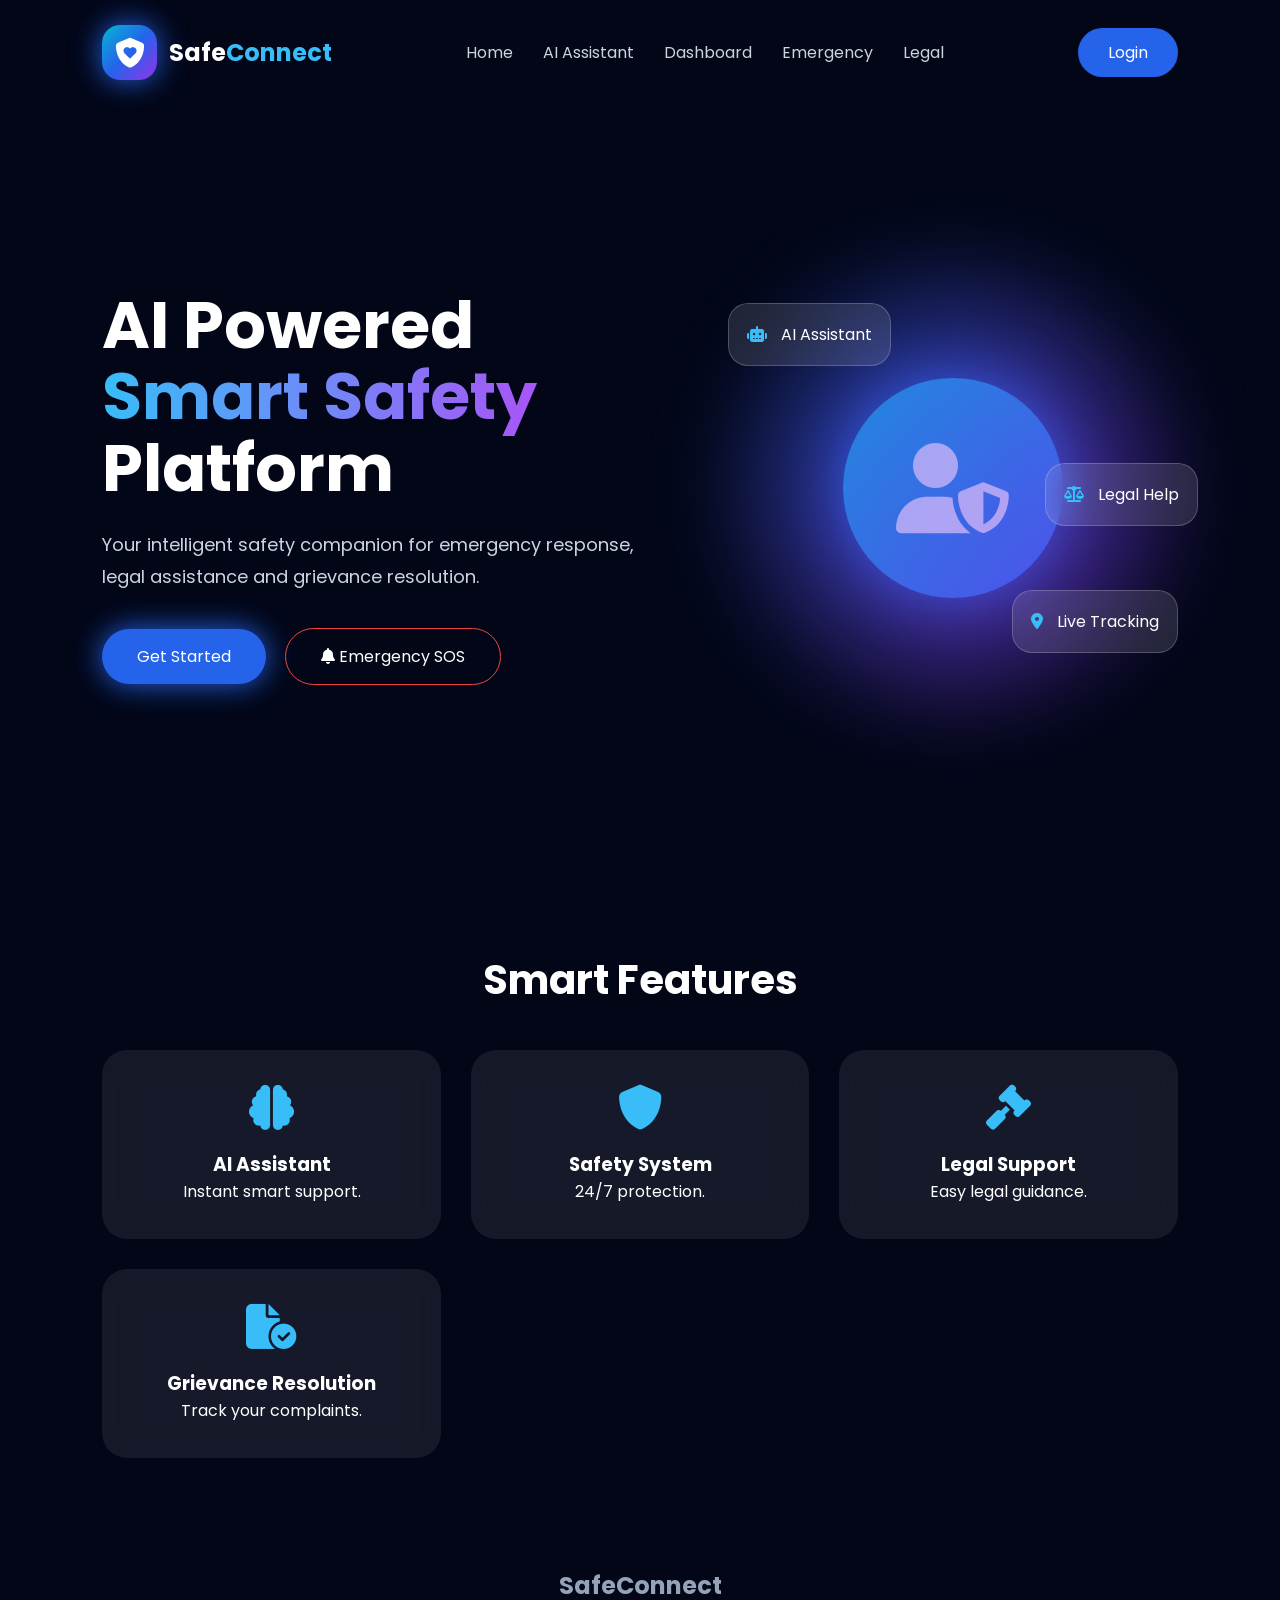
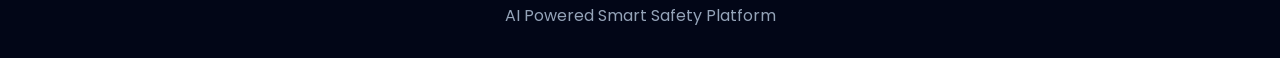
<file: index.html>
<!DOCTYPE html>
<html lang="en">

<head>

<meta charset="UTF-8">
<meta name="viewport" content="width=device-width, initial-scale=1.0">

<title>SafeConnect AI</title>

<link rel="stylesheet" href="style.css">

<link href="https://fonts.googleapis.com/css2?family=Poppins:wght@400;500;600;700&display=swap" rel="stylesheet">

<link rel="stylesheet"
href="https://cdnjs.cloudflare.com/ajax/libs/font-awesome/6.5.0/css/all.min.css">

</head>


<body>


<header>

<nav>


<div class="logo">

<div class="logo-icon">

<i class="fa-solid fa-shield-heart"></i>

</div>


<h2>
Safe<span>Connect</span>
</h2>


</div>




<ul>


<li>
<a href="index.html">
Home
</a>
</li>


<li>
<a href="ai-assistant.html">
AI Assistant
</a>
</li>


<li>
<a href="dashboard.html">
Dashboard
</a>
</li>


<li>
<a href="sos.html">
Emergency
</a>
</li>


<li>
<a href="legal.html">
Legal
</a>
</li>


</ul>



<a href="login.html" class="nav-btn">
Login
</a>



</nav>

</header>





<section class="hero">


<div class="hero-text">


<h1>

AI Powered

<span>
Smart Safety
</span>

Platform

</h1>



<p>

Your intelligent safety companion for emergency response,
legal assistance and grievance resolution.

</p>




<div class="buttons">


<a href="register.html" class="primary">

Get Started

</a>



<a href="sos.html" class="danger">

<i class="fa-solid fa-bell"></i>

Emergency SOS

</a>



</div>



</div>





<div class="ai-box">


<div class="pulse"></div>



<div class="shield">


<i class="fa-solid fa-user-shield"></i>


</div>




<div class="floating one">

<i class="fa-solid fa-robot"></i>

AI Assistant

</div>




<div class="floating two">

<i class="fa-solid fa-location-dot"></i>

Live Tracking

</div>




<div class="floating three">

<i class="fa-solid fa-scale-balanced"></i>

Legal Help

</div>



</div>



</section>







<section class="features">


<h2>
Smart Features
</h2>



<div class="cards">



<div class="card">


<i class="fa-solid fa-brain"></i>


<h3>
AI Assistant
</h3>


<p>
Instant smart support.
</p>


</div>





<div class="card">


<i class="fa-solid fa-shield"></i>


<h3>
Safety System
</h3>


<p>
24/7 protection.
</p>


</div>





<div class="card">


<i class="fa-solid fa-gavel"></i>


<h3>
Legal Support
</h3>


<p>
Easy legal guidance.
</p>


</div>




<div class="card">


<i class="fa-solid fa-file-circle-check"></i>


<h3>
Grievance Resolution
</h3>


<p>
Track your complaints.
</p>


</div>



</div>


</section>






<footer>


<h2>
SafeConnect
</h2>


<p>
AI Powered Smart Safety Platform
</p>


</footer>



<script src="script.js"></script>


</body>

</html>
</file>
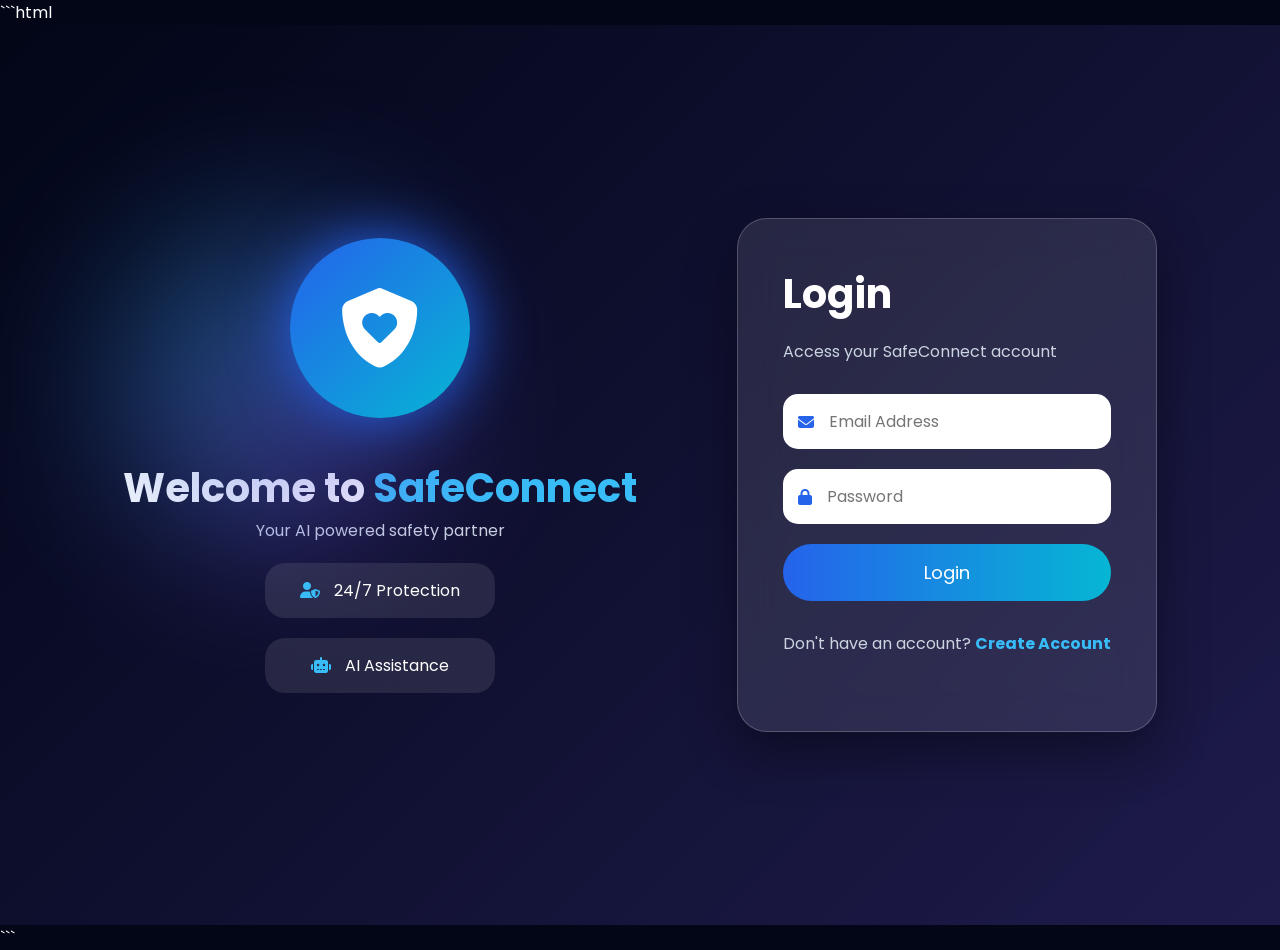
<file: admin.html>
<!DOCTYPE html>
<html lang="en">
<head>
    <meta charset="UTF-8">
    <meta name="viewport" content="width=device-width, initial-scale=1.0">
    <title>SafeConnect - Admin Dashboard</title>

    <style>
        * {
            margin: 0;
            padding: 0;
            box-sizing: border-box;
            font-family: Arial, sans-serif;
        }

        body {
            min-height: 100vh;
            background: #f4f7fb;
            color: #1f2937;
        }

        .header {
            background: #111827;
            color: white;
            padding: 18px 30px;
            display: flex;
            justify-content: space-between;
            align-items: center;
            box-shadow: 0 3px 10px rgba(0,0,0,0.15);
        }

        .header h1 {
            font-size: 24px;
        }

        .header span {
            font-size: 14px;
            opacity: 0.85;
        }

        .container {
            width: 94%;
            max-width: 1400px;
            margin: 30px auto;
        }

        .welcome {
            margin-bottom: 25px;
        }

        .welcome h2 {
            font-size: 28px;
            margin-bottom: 6px;
        }

        .welcome p {
            color: #6b7280;
        }

        .stats-grid {
            display: grid;
            grid-template-columns: repeat(auto-fit, minmax(190px, 1fr));
            gap: 18px;
            margin-bottom: 30px;
        }

        .stat-card {
            background: white;
            border-radius: 14px;
            padding: 22px;
            box-shadow: 0 4px 15px rgba(0,0,0,0.07);
            border-left: 5px solid #2563eb;
        }

        .stat-card h3 {
            font-size: 14px;
            color: #6b7280;
            margin-bottom: 10px;
        }

        .stat-card .number {
            font-size: 30px;
            font-weight: bold;
        }

        .pending {
            border-left-color: #f59e0b;
        }

        .review {
            border-left-color: #8b5cf6;
        }

        .progress {
            border-left-color: #3b82f6;
        }

        .resolved {
            border-left-color: #10b981;
        }

        .escalated {
            border-left-color: #ef4444;
        }

        .high {
            border-left-color: #dc2626;
        }

        .section {
            background: white;
            border-radius: 14px;
            padding: 24px;
            margin-bottom: 25px;
            box-shadow: 0 4px 15px rgba(0,0,0,0.07);
        }

        .section h2 {
            margin-bottom: 20px;
            font-size: 21px;
        }

        .categories {
            display: grid;
            grid-template-columns: repeat(auto-fit, minmax(180px, 1fr));
            gap: 15px;
        }

        .category-card {
            background: #f8fafc;
            padding: 18px;
            border-radius: 10px;
            border: 1px solid #e5e7eb;
        }

        .category-card strong {
            display: block;
            font-size: 16px;
            margin-bottom: 8px;
        }

        .category-card span {
            font-size: 24px;
            font-weight: bold;
        }

        .table-wrapper {
            overflow-x: auto;
        }

        table {
            width: 100%;
            border-collapse: collapse;
            min-width: 1000px;
        }

        th,
        td {
            padding: 13px 12px;
            text-align: left;
            border-bottom: 1px solid #e5e7eb;
        }

        th {
            background: #f8fafc;
            color: #374151;
            font-size: 14px;
        }

        td {
            font-size: 14px;
        }

        .description {
            max-width: 260px;
            white-space: nowrap;
            overflow: hidden;
            text-overflow: ellipsis;
        }

        .status {
            padding: 6px 10px;
            border-radius: 20px;
            font-size: 12px;
            font-weight: bold;
            display: inline-block;
        }

        .status-pending {
            background: #fef3c7;
            color: #92400e;
        }

        .status-review {
            background: #ede9fe;
            color: #5b21b6;
        }

        .status-progress {
            background: #dbeafe;
            color: #1e40af;
        }

        .status-resolved {
            background: #d1fae5;
            color: #065f46;
        }

        .status-escalated {
            background: #fee2e2;
            color: #991b1b;
        }

        .priority-high {
            color: #dc2626;
            font-weight: bold;
        }

        .priority-medium {
            color: #d97706;
            font-weight: bold;
        }

        .priority-low {
            color: #059669;
            font-weight: bold;
        }

        select {
            padding: 7px 9px;
            border: 1px solid #d1d5db;
            border-radius: 7px;
            background: white;
            cursor: pointer;
        }

        button {
            border: none;
            padding: 8px 12px;
            border-radius: 7px;
            background: #2563eb;
            color: white;
            cursor: pointer;
            margin-left: 5px;
        }

        button:hover {
            opacity: 0.9;
        }

        .logout-btn {
            background: #dc2626;
            padding: 9px 15px;
        }

        .message {
            padding: 15px;
            border-radius: 8px;
            margin-bottom: 20px;
            display: none;
        }

        .error {
            background: #fee2e2;
            color: #991b1b;
        }

        .success {
            background: #d1fae5;
            color: #065f46;
        }

        .loading {
            text-align: center;
            padding: 20px;
            color: #6b7280;
        }

        .user-role {
            padding: 5px 9px;
            border-radius: 15px;
            font-size: 12px;
            font-weight: bold;
        }

        .role-admin {
            background: #ede9fe;
            color: #5b21b6;
        }

        .role-citizen {
            background: #dbeafe;
            color: #1e40af;
        }

        /* SOS MONITORING */

        .sos-section {
            border-left: 5px solid #dc2626;
        }

        .sos-header {
            display: flex;
            justify-content: space-between;
            align-items: center;
            gap: 15px;
            margin-bottom: 20px;
        }

        .sos-header h2 {
            margin-bottom: 0;
        }

        .sos-refresh {
            background: #dc2626;
            padding: 9px 15px;
            font-weight: bold;
        }

        .sos-active {
            background: #fee2e2;
            color: #991b1b;
            padding: 6px 10px;
            border-radius: 20px;
            font-size: 12px;
            font-weight: bold;
        }

        .sos-resolved {
            background: #d1fae5;
            color: #065f46;
            padding: 6px 10px;
            border-radius: 20px;
            font-size: 12px;
            font-weight: bold;
        }

        .map-link {
            color: #2563eb;
            text-decoration: none;
            font-weight: bold;
        }

        .map-link:hover {
            text-decoration: underline;
        }

        .sos-empty {
            text-align: center;
            padding: 25px;
            color: #6b7280;
        }

        @media (max-width: 700px) {
            .header {
                padding: 15px;
            }

            .header h1 {
                font-size: 19px;
            }

            .container {
                width: 95%;
                margin: 20px auto;
            }

            .welcome h2 {
                font-size: 23px;
            }

            .section {
                padding: 17px;
            }

            .sos-header {
                flex-direction: column;
                align-items: flex-start;
            }
        }
    </style>
</head>

<body>

<header class="header">

    <div>
        <h1>🛡️ SafeConnect</h1>
        <span>Admin Control Center</span>
    </div>

    <button class="logout-btn" onclick="logout()">
        Logout
    </button>

</header>


<main class="container">

    <div class="welcome">

        <h2>Admin Dashboard</h2>

        <p>
            Monitor complaints, users, priorities and resolution status.
        </p>

    </div>


    <div id="message" class="message"></div>


    <!-- Complaint Statistics -->

    <div class="stats-grid">

        <div class="stat-card">
            <h3>Total Complaints</h3>
            <div class="number" id="totalComplaints">0</div>
        </div>

        <div class="stat-card pending">
            <h3>Pending</h3>
            <div class="number" id="pendingComplaints">0</div>
        </div>

        <div class="stat-card review">
            <h3>Under Review</h3>
            <div class="number" id="underReviewComplaints">0</div>
        </div>

        <div class="stat-card progress">
            <h3>In Progress</h3>
            <div class="number" id="inProgressComplaints">0</div>
        </div>

        <div class="stat-card resolved">
            <h3>Resolved</h3>
            <div class="number" id="resolvedComplaints">0</div>
        </div>

        <div class="stat-card escalated">
            <h3>Escalated</h3>
            <div class="number" id="escalatedComplaints">0</div>
        </div>

        <div class="stat-card high">
            <h3>High Priority</h3>
            <div class="number" id="highPriorityComplaints">0</div>
        </div>

    </div>


    <!-- AI Categories -->

    <section class="section">

        <h2>🤖 AI Complaint Categories</h2>

        <div id="categories" class="categories">

            <div class="loading">
                Loading categories...
            </div>

        </div>

    </section>


    <!-- Users -->

    <section class="section">

        <h2>👥 Registered Users</h2>

        <div class="table-wrapper">

            <table>

                <thead>

                    <tr>
                        <th>ID</th>
                        <th>Name</th>
                        <th>Email</th>
                        <th>Phone</th>
                        <th>Role</th>
                        <th>Registered On</th>
                    </tr>

                </thead>

                <tbody id="usersTable">

                    <tr>

                        <td colspan="6" class="loading">
                            Loading users...
                        </td>

                    </tr>

                </tbody>

            </table>

        </div>

    </section>


    <!-- Emergency SOS Monitoring -->

    <section class="section sos-section">

        <div class="sos-header">

            <h2>🚨 Emergency SOS Alerts</h2>

            <button
                class="sos-refresh"
                onclick="loadEmergencyAlerts()"
            >
                🔄 Refresh Alerts
            </button>

        </div>


        <div class="table-wrapper">

            <table>

                <thead>

                    <tr>
                        <th>Alert ID</th>
                        <th>User ID</th>
                        <th>Location</th>
                        <th>Message</th>
                        <th>Status</th>
                        <th>Created On</th>
                    </tr>

                </thead>

                <tbody id="emergencyAlertsTable">

                    <tr>

                        <td colspan="6" class="loading">
                            Loading emergency alerts...
                        </td>

                    </tr>

                </tbody>

            </table>

        </div>

    </section>


    <!-- Complaints -->

    <section class="section">

        <h2>📋 All Complaints</h2>

        <div class="table-wrapper">

            <table>

                <thead>

                    <tr>
                        <th>ID</th>
                        <th>Title</th>
                        <th>Description</th>
                        <th>AI Category</th>
                        <th>Priority</th>
                        <th>Location</th>
                        <th>Authority</th>
                        <th>Status</th>
                        <th>Update</th>
                    </tr>

                </thead>

                <tbody id="complaintsTable">

                    <tr>

                        <td colspan="9" class="loading">
                            Loading complaints...
                        </td>

                    </tr>

                </tbody>

            </table>

        </div>

    </section>

</main>


<script>

const API_URL = "http://127.0.0.1:8000";

const token = localStorage.getItem("safeconnect_token");


if (!token) {

    window.location.href = "login.html";

}


// Message

function showMessage(text, type) {

    const message =
        document.getElementById("message");

    message.textContent = text;

    message.className =
        "message " + type;

    message.style.display = "block";

    setTimeout(() => {

        message.style.display = "none";

    }, 3000);

}


// HTML safety

function escapeHtml(value) {

    if (
        value === null ||
        value === undefined
    ) {

        return "";

    }

    return String(value)

        .replace(/&/g, "&amp;")

        .replace(/</g, "&lt;")

        .replace(/>/g, "&gt;")

        .replace(/"/g, "&quot;")

        .replace(/'/g, "&#039;");

}


// Verify Admin

async function verifyAdmin() {

    try {

        const response = await fetch(

            `${API_URL}/users/profile`,

            {

                headers: {

                    "Authorization":
                        `Bearer ${token}`

                }

            }

        );


        if (!response.ok) {

            throw new Error(
                "Authentication failed"
            );

        }


        const user =
            await response.json();


        if (user.role !== "admin") {

            alert(
                "Access denied. Admin account required."
            );

            window.location.href =
                "dashboard.html";

            return false;

        }


        return true;


    } catch (error) {

        console.error(error);

        localStorage.removeItem(
            "safeconnect_token"
        );

        window.location.href =
            "login.html";

        return false;

    }

}


// Load dashboard

async function loadDashboard() {

    try {

        const response = await fetch(

            `${API_URL}/admin/dashboard`,

            {

                headers: {

                    "Authorization":
                        `Bearer ${token}`

                }

            }

        );


        if (!response.ok) {

            throw new Error(
                "Failed to load dashboard"
            );

        }


        const data =
            await response.json();


        document.getElementById(
            "totalComplaints"
        ).textContent =
            data.total_complaints;


        document.getElementById(
            "pendingComplaints"
        ).textContent =
            data.pending_complaints;


        document.getElementById(
            "underReviewComplaints"
        ).textContent =
            data.under_review_complaints;


        document.getElementById(
            "inProgressComplaints"
        ).textContent =
            data.in_progress_complaints;


        document.getElementById(
            "resolvedComplaints"
        ).textContent =
            data.resolved_complaints;


        document.getElementById(
            "escalatedComplaints"
        ).textContent =
            data.escalated_complaints;


        document.getElementById(
            "highPriorityComplaints"
        ).textContent =
            data.high_priority_complaints;


        const categoriesContainer =
            document.getElementById(
                "categories"
            );


        categoriesContainer.innerHTML =
            "";


        const categories =
            data.category_statistics || {};


        if (
            Object.keys(categories).length === 0
        ) {

            categoriesContainer.innerHTML =
                "<p>No AI category data available.</p>";

        } else {

            Object.entries(categories).forEach(
                ([category, count]) => {

                    const card =
                        document.createElement(
                            "div"
                        );


                    card.className =
                        "category-card";


                    card.innerHTML = `

                        <strong>
                            ${escapeHtml(category)}
                        </strong>

                        <span>
                            ${count}
                        </span>

                    `;


                    categoriesContainer
                        .appendChild(card);

                }
            );

        }


    } catch (error) {

        console.error(error);

        showMessage(
            "Unable to load admin dashboard.",
            "error"
        );

    }

}


// Load Users

async function loadUsers() {

    try {

        const response = await fetch(

            `${API_URL}/admin/users`,

            {

                headers: {

                    "Authorization":
                        `Bearer ${token}`

                }

            }

        );


        if (!response.ok) {

            throw new Error(
                "Failed to load users"
            );

        }


        const users =
            await response.json();


        const table =
            document.getElementById(
                "usersTable"
            );


        table.innerHTML = "";


        if (users.length === 0) {

            table.innerHTML = `

                <tr>

                    <td
                        colspan="6"
                        class="loading"
                    >
                        No users found.
                    </td>

                </tr>

            `;

            return;

        }


        users.forEach(user => {

            const row =
                document.createElement("tr");


            const roleClass =
                user.role === "admin"
                    ? "role-admin"
                    : "role-citizen";


            const createdDate =
                user.created_at

                    ? new Date(
                        user.created_at
                    ).toLocaleDateString()

                    : "N/A";


            row.innerHTML = `

                <td>
                    #${user.id}
                </td>

                <td>

                    <strong>
                        ${escapeHtml(
                            user.full_name
                        )}
                    </strong>

                </td>

                <td>
                    ${escapeHtml(
                        user.email
                    )}
                </td>

                <td>
                    ${escapeHtml(
                        user.phone ||
                        "Not provided"
                    )}
                </td>

                <td>

                    <span
                        class="user-role ${roleClass}"
                    >
                        ${escapeHtml(
                            user.role
                        )}
                    </span>

                </td>

                <td>
                    ${createdDate}
                </td>

            `;


            table.appendChild(row);

        });


    } catch (error) {

        console.error(error);

        showMessage(
            "Unable to load users.",
            "error"
        );

    }

}


// Load Emergency SOS Alerts

async function loadEmergencyAlerts() {

    try {

        const table =
            document.getElementById(
                "emergencyAlertsTable"
            );


        table.innerHTML = `

            <tr>

                <td
                    colspan="6"
                    class="loading"
                >
                    Loading emergency alerts...
                </td>

            </tr>

        `;


        const response = await fetch(

            `${API_URL}/admin/emergency-alerts`,

            {

                headers: {

                    "Authorization":
                        `Bearer ${token}`

                }

            }

        );


        if (!response.ok) {

            throw new Error(
                "Failed to load emergency alerts"
            );

        }


        const alerts =
            await response.json();


        table.innerHTML = "";


        if (
            !alerts ||
            alerts.length === 0
        ) {

            table.innerHTML = `

                <tr>

                    <td
                        colspan="6"
                        class="sos-empty"
                    >
                        🚨 No emergency SOS alerts found.
                    </td>

                </tr>

            `;

            return;

        }


        alerts.forEach(alert => {

            const row =
                document.createElement("tr");


            const createdDate =
                alert.created_at

                    ? new Date(
                        alert.created_at
                    ).toLocaleString()

                    : "N/A";


            const latitude =
                Number(alert.latitude)
                    .toFixed(6);


            const longitude =
                Number(alert.longitude)
                    .toFixed(6);


            const mapUrl =
                `https://www.google.com/maps?q=${encodeURIComponent(
                    alert.latitude
                )},${encodeURIComponent(
                    alert.longitude
                )}`;


            const status =
                alert.status || "ACTIVE";


            const statusClass =
                status === "ACTIVE"
                    ? "sos-active"
                    : "sos-resolved";


            row.innerHTML = `

                <td>
                    #${escapeHtml(alert.id)}
                </td>

                <td>
                    #${escapeHtml(alert.user_id)}
                </td>

                <td>

                    <a
                        class="map-link"
                        href="${mapUrl}"
                        target="_blank"
                        rel="noopener noreferrer"
                    >
                        📍 ${latitude},
                        ${longitude}
                    </a>

                </td>

                <td>
                    ${escapeHtml(
                        alert.message ||
                        "Emergency assistance required"
                    )}
                </td>

                <td>

                    <span class="${statusClass}">
                        ${escapeHtml(status)}
                    </span>

                </td>

                <td>
                    ${escapeHtml(createdDate)}
                </td>

            `;


            table.appendChild(row);

        });


    } catch (error) {

        console.error(error);

        const table =
            document.getElementById(
                "emergencyAlertsTable"
            );


        table.innerHTML = `

            <tr>

                <td
                    colspan="6"
                    class="loading"
                >
                    Unable to load emergency alerts.
                </td>

            </tr>

        `;


        showMessage(
            "Unable to load emergency SOS alerts.",
            "error"
        );

    }

}


// Load Complaints

async function loadComplaints() {

    try {

        const response = await fetch(

            `${API_URL}/complaints/all`,

            {

                headers: {

                    "Authorization":
                        `Bearer ${token}`

                }

            }

        );


        if (!response.ok) {

            throw new Error(
                "Failed to load complaints"
            );

        }


        const complaints =
            await response.json();


        const table =
            document.getElementById(
                "complaintsTable"
            );


        table.innerHTML = "";


        if (complaints.length === 0) {

            table.innerHTML = `

                <tr>

                    <td
                        colspan="9"
                        class="loading"
                    >
                        No complaints found.
                    </td>

                </tr>

            `;

            return;

        }


        complaints.forEach(
            complaint => {

                const row =
                    document.createElement(
                        "tr"
                    );


                const aiCategory =
                    complaint.ai_category ||
                    complaint.category ||
                    "General";


                row.innerHTML = `

                    <td>
                        #${complaint.id}
                    </td>

                    <td>

                        <strong>
                            ${escapeHtml(
                                complaint.title
                            )}
                        </strong>

                    </td>

                    <td>

                        <div
                            class="description"
                            title="${escapeHtml(
                                complaint.description
                            )}"
                        >
                            ${escapeHtml(
                                complaint.description
                            )}
                        </div>

                    </td>

                    <td>
                        ${escapeHtml(
                            aiCategory
                        )}
                    </td>

                    <td>

                        <span
                            class="${getPriorityClass(
                                complaint.priority
                            )}"
                        >
                            ${escapeHtml(
                                complaint.priority ||
                                "Medium"
                            )}
                        </span>

                    </td>

                    <td>
                        ${escapeHtml(
                            complaint.location ||
                            "Not provided"
                        )}
                    </td>

                    <td>
                        ${escapeHtml(
                            complaint.authority ||
                            "Not assigned"
                        )}
                    </td>

                    <td>

                        <span
                            class="status ${getStatusClass(
                                complaint.status
                            )}"
                        >
                            ${escapeHtml(
                                complaint.status
                            )}
                        </span>

                    </td>

                    <td>

                        <select
                            id="status-${complaint.id}"
                        >

                            <option
                                value="Pending"
                                ${complaint.status ===
                                    "Pending"
                                    ? "selected"
                                    : ""}
                            >
                                Pending
                            </option>

                            <option
                                value="Under Review"
                                ${complaint.status ===
                                    "Under Review"
                                    ? "selected"
                                    : ""}
                            >
                                Under Review
                            </option>

                            <option
                                value="In Progress"
                                ${complaint.status ===
                                    "In Progress"
                                    ? "selected"
                                    : ""}
                            >
                                In Progress
                            </option>

                            <option
                                value="Resolved"
                                ${complaint.status ===
                                    "Resolved"
                                    ? "selected"
                                    : ""}
                            >
                                Resolved
                            </option>

                            <option
                                value="Escalated"
                                ${complaint.status ===
                                    "Escalated"
                                    ? "selected"
                                    : ""}
                            >
                                Escalated
                            </option>

                        </select>


                        <button
                            onclick="updateStatus(
                                ${complaint.id}
                            )"
                        >
                            Update
                        </button>

                    </td>

                `;


                table.appendChild(row);

            }
        );


    } catch (error) {

        console.error(error);

        showMessage(
            "Unable to load complaints.",
            "error"
        );

    }

}


// Update Status

async function updateStatus(complaintId) {

    const select =
        document.getElementById(
            `status-${complaintId}`
        );


    const status =
        select.value;


    try {

        const response = await fetch(

            `${API_URL}/complaints/${complaintId}/status?status=${encodeURIComponent(
                status
            )}`,

            {

                method: "PUT",

                headers: {

                    "Authorization":
                        `Bearer ${token}`

                }

            }

        );


        const data =
            await response.json();


        if (!response.ok) {

            throw new Error(
                data.detail ||
                "Failed to update status"
            );

        }


        showMessage(
            "Complaint status updated successfully.",
            "success"
        );


        await loadDashboard();

        await loadComplaints();


    } catch (error) {

        console.error(error);

        showMessage(
            error.message,
            "error"
        );

    }

}


// Status classes

function getStatusClass(status) {

    switch (status) {

        case "Pending":
            return "status-pending";

        case "Under Review":
            return "status-review";

        case "In Progress":
            return "status-progress";

        case "Resolved":
            return "status-resolved";

        case "Escalated":
            return "status-escalated";

        default:
            return "status-pending";

    }

}


// Priority classes

function getPriorityClass(priority) {

    switch (priority) {

        case "High":
            return "priority-high";

        case "Low":
            return "priority-low";

        default:
            return "priority-medium";

    }

}


// Logout

function logout() {

    localStorage.removeItem(
        "safeconnect_token"
    );

    window.location.href =
        "login.html";

}


// Initialize

async function initializeAdminDashboard() {

    const isAdmin =
        await verifyAdmin();


    if (!isAdmin) {

        return;

    }


    await loadDashboard();

    await loadUsers();

    await loadEmergencyAlerts();

    await loadComplaints();

}


initializeAdminDashboard();

</script>

</body>
</html>
</file>
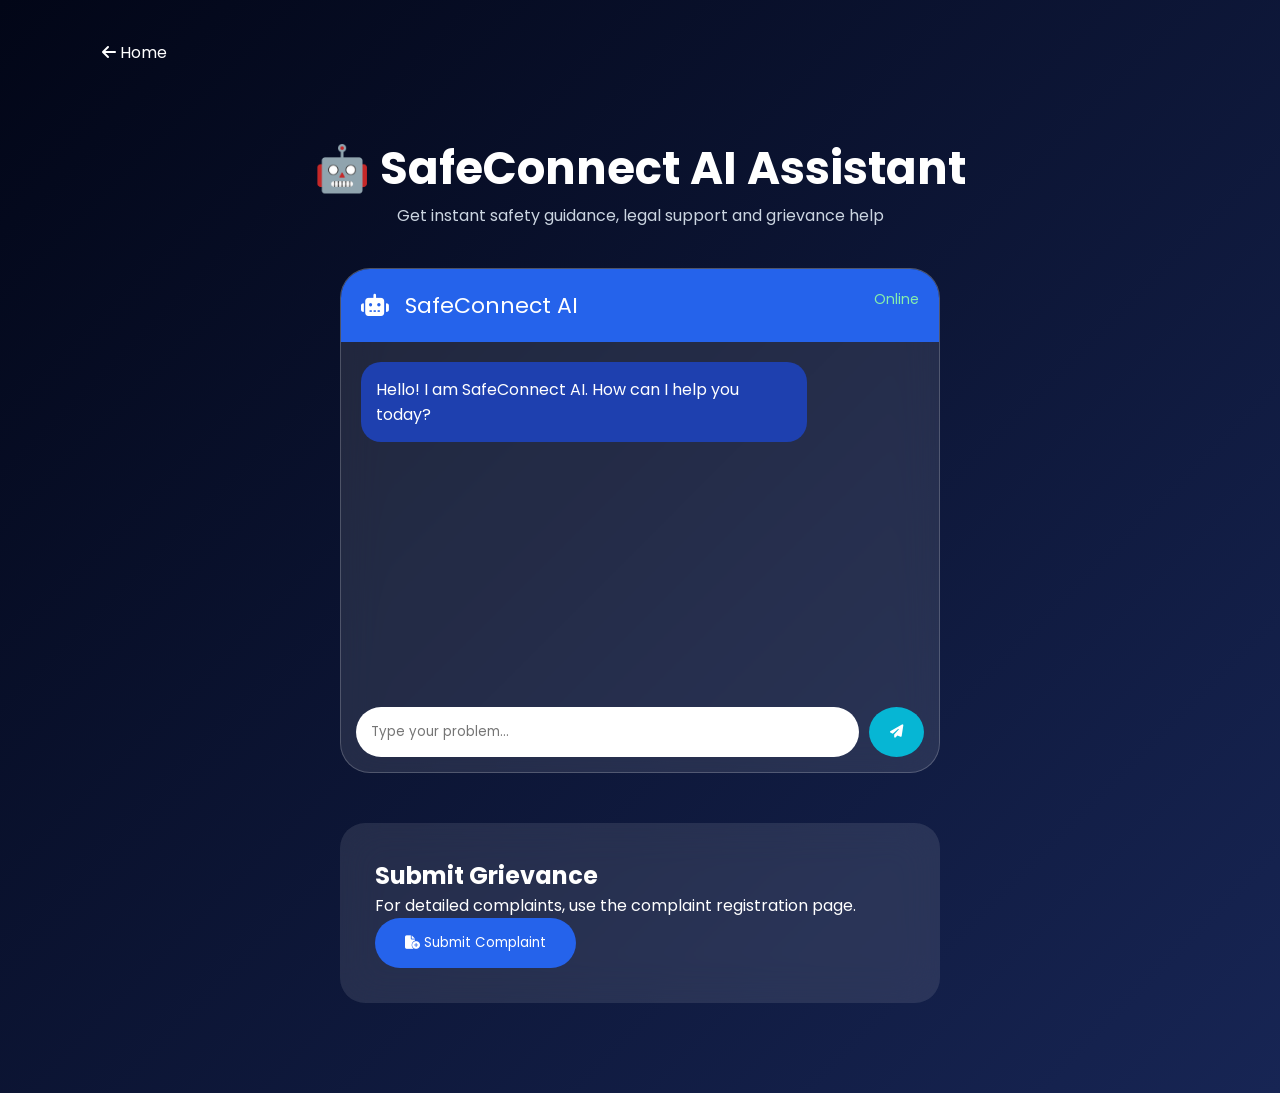
<file: ai-assistant.html>
<!DOCTYPE html>
<html lang="en">

<head>

<meta charset="UTF-8">
<meta name="viewport" content="width=device-width, initial-scale=1.0">

<title>AI Assistant | SafeConnect</title>

<link rel="stylesheet" href="style.css">

<link href="https://fonts.googleapis.com/css2?family=Poppins:wght@400;500;600;700&display=swap" rel="stylesheet">

<link rel="stylesheet"
href="https://cdnjs.cloudflare.com/ajax/libs/font-awesome/6.5.0/css/all.min.css">

</head>

<body>

<div class="ai-page">

<a href="index.html" class="back-home">
<i class="fa-solid fa-arrow-left"></i>
Home
</a>

<div class="ai-title">

<h1>
🤖 SafeConnect AI Assistant
</h1>

<p>
Get instant safety guidance, legal support and grievance help
</p>

</div>


<div class="chat-container">

<div class="chat-header">

<i class="fa-solid fa-robot"></i>

SafeConnect AI

<span>
Online
</span>

</div>


<div class="chat-body" id="chatBox">

<div class="bot-message">
Hello! I am SafeConnect AI.
How can I help you today?
</div>

</div>


<div class="chat-input">

<input
id="userInput"
placeholder="Type your problem..."
onkeydown="handleEnter(event)"
>

<button onclick="sendMessage()">

<i class="fa-solid fa-paper-plane"></i>

</button>

</div>

</div>


<div class="grievance-box">

<h2>
Submit Grievance
</h2>

<p>
For detailed complaints, use the complaint registration page.
</p>

<a href="complaint.html">

<button>
<i class="fa-solid fa-file-circle-plus"></i>
Submit Complaint
</button>

</a>

</div>


</div>


<script>

const API_URL = "http://127.0.0.1:8000";

const token =
localStorage.getItem("safeconnect_token");


function addMessage(text, className) {

    const chatBox =
        document.getElementById("chatBox");

    const message =
        document.createElement("div");

    message.className = className;

    message.innerText = text;

    chatBox.appendChild(message);

    chatBox.scrollTop =
        chatBox.scrollHeight;

}


function handleEnter(event) {

    if (event.key === "Enter") {

        sendMessage();

    }

}


async function sendMessage() {

    const input =
        document.getElementById("userInput");

    const question =
        input.value.trim();


    if (!question) {

        return;

    }


    if (!token) {

        alert(
            "Please login to use SafeConnect AI."
        );

        window.location.href =
            "login.html";

        return;

    }


    addMessage(
        question,
        "user-message"
    );

    input.value = "";


    addMessage(
        "SafeConnect AI is analyzing your request...",
        "bot-message"
    );


    const chatBox =
        document.getElementById("chatBox");

    const loadingMessage =
        chatBox.lastElementChild;


    try {

        const response =
            await fetch(
                `${API_URL}/legal/ask`,
                {
                    method: "POST",

                    headers: {
                        "Authorization":
                            `Bearer ${token}`,

                        "Content-Type":
                            "application/json"
                    },

                    body: JSON.stringify({
                        question: question
                    })
                }
            );


        const data =
            await response.json();


        if (!response.ok) {

            throw new Error(
                data.detail ||
                "AI request failed"
            );

        }


        const answer =
            data.answer ||
            data.response ||
            data.message ||
            "I could not generate a response.";


        loadingMessage.innerText =
            answer;

    }

    catch (error) {

        console.error(
            "AI Assistant Error:",
            error
        );

        loadingMessage.innerText =
            "Unable to connect to SafeConnect AI. Please try again.";

    }

}

</script>

</body>

</html>
</file>
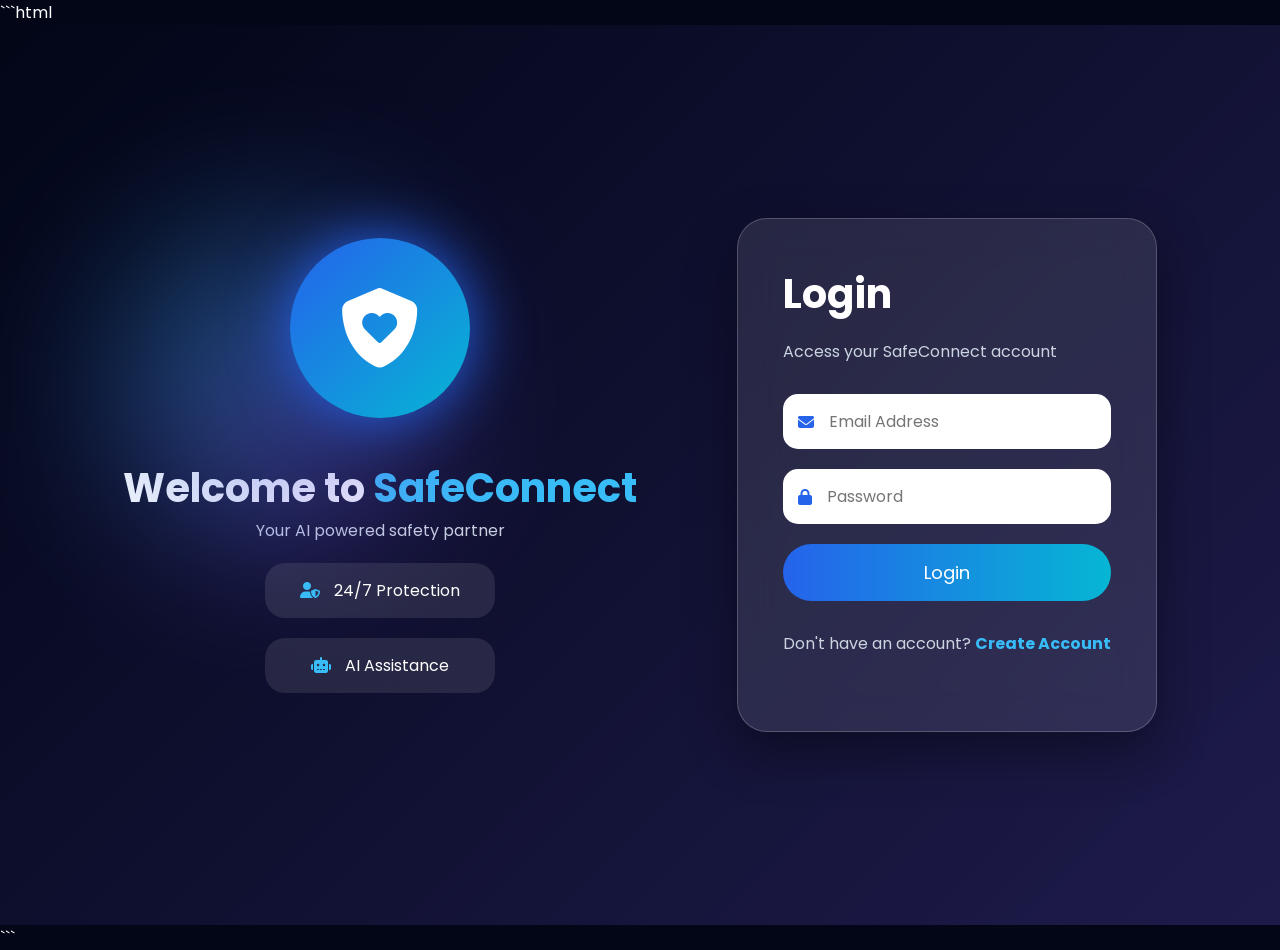
<file: complaint.html>
```html
<!DOCTYPE html>
<html lang="en">

<head>

<meta charset="UTF-8">
<meta name="viewport" content="width=device-width, initial-scale=1.0">

<title>Report Complaint | SafeConnect</title>

<link rel="stylesheet" href="style.css">

<link href="https://fonts.googleapis.com/css2?family=Poppins:wght@400;500;600;700&display=swap" rel="stylesheet">

<link rel="stylesheet"
href="https://cdnjs.cloudflare.com/ajax/libs/font-awesome/6.5.0/css/all.min.css">

</head>

<body>

<div class="login-page">

<div class="login-ai">

<div class="ai-logo">
<i class="fa-solid fa-file-circle-exclamation"></i>
</div>

<h1>
Report a
<span>Complaint</span>
</h1>

<p>
SafeConnect AI will analyze your complaint and route it to the appropriate authority.
</p>

<div class="security-item">
<i class="fa-solid fa-robot"></i>
AI Complaint Analysis
</div>

<div class="security-item">
<i class="fa-solid fa-route"></i>
Smart Authority Routing
</div>

<div class="security-item">
<i class="fa-solid fa-shield-heart"></i>
Secure Complaint Tracking
</div>

</div>


<div class="login-card">

<h2>Report Complaint</h2>

<p>Describe your issue clearly</p>

<form id="complaintForm">

<div class="input-box">

<i class="fa-solid fa-heading"></i>

<input
id="title"
type="text"
placeholder="Complaint Title"
required>

</div>


<div class="input-box">

<i class="fa-solid fa-location-dot"></i>

<input
id="location"
type="text"
placeholder="Location"
required>

</div>


<div class="input-box" style="height:140px;">

<i class="fa-solid fa-align-left"></i>

<textarea
id="description"
placeholder="Describe your complaint..."
required
style="width:100%; height:120px; border:none; outline:none; background:transparent; font-family:Poppins; resize:none;"></textarea>

</div>


<button type="submit" class="login-submit">

<i class="fa-solid fa-paper-plane"></i>
Submit Complaint

</button>


<p id="complaintMessage"
style="text-align:center; margin-top:15px;">
</p>


<p class="register-text">

<a href="dashboard.html">
<i class="fa-solid fa-arrow-left"></i>
Back to Dashboard
</a>

</p>

</form>

</div>

</div>


<script>

const API_URL = "http://127.0.0.1:8000";

const token = localStorage.getItem("safeconnect_token");

const complaintForm =
document.getElementById("complaintForm");

const complaintMessage =
document.getElementById("complaintMessage");


// Check login

if (!token) {

    window.location.href = "login.html";

}


// Submit complaint

complaintForm.addEventListener("submit", async function(event) {

    event.preventDefault();

    const title =
        document.getElementById("title").value;

    const description =
        document.getElementById("description").value;

    const location =
        document.getElementById("location").value;


    complaintMessage.textContent =
        "SafeConnect AI is analyzing your complaint...";


    try {

        const response = await fetch(
            `${API_URL}/complaints/`,
            {
                method: "POST",

                headers: {
                    "Content-Type": "application/json",
                    "Authorization": `Bearer ${token}`
                },

                body: JSON.stringify({

                    title: title,

                    description: description,

                    location: location

                })

            }
        );


        const data = await response.json();


        if (!response.ok) {

            complaintMessage.textContent =
                data.detail || "Complaint submission failed.";

            return;

        }


        complaintMessage.innerHTML =
            "Complaint submitted successfully!<br>" +
            "AI Category: " + (data.ai_category || data.category) +
            "<br>" +
            "Priority: " + data.priority +
            "<br>" +
            "Authority: " + data.authority;


        complaintForm.reset();


    } catch (error) {

        console.error(error);

        complaintMessage.textContent =
            "Cannot connect to SafeConnect backend.";

    }

});

</script>

</body>

</html>
```
</file>
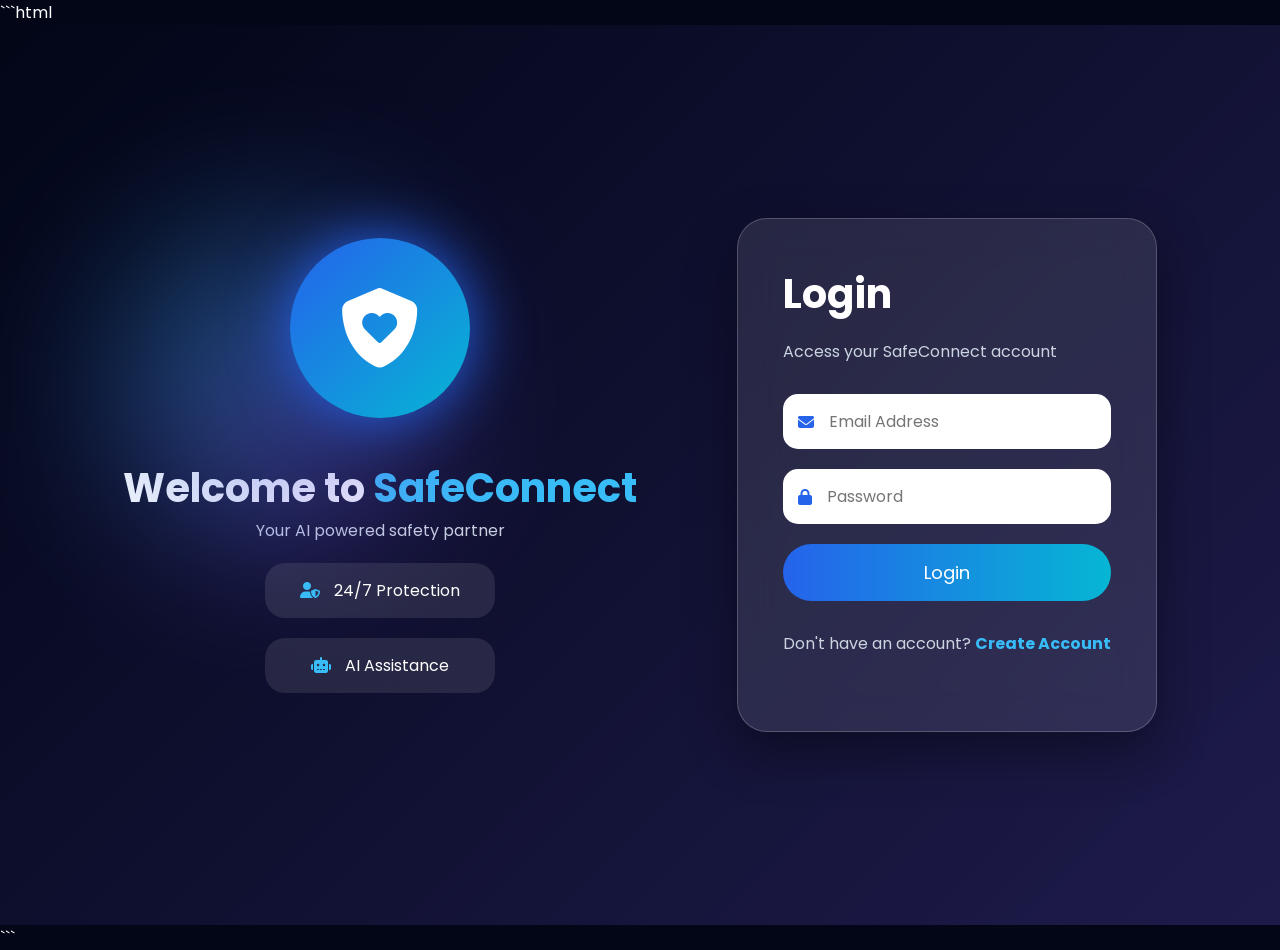
<file: complaints.html>
```html
<!DOCTYPE html>
<html lang="en">

<head>

<meta charset="UTF-8">
<meta name="viewport" content="width=device-width, initial-scale=1.0">

<title>My Complaints | SafeConnect</title>

<link rel="stylesheet" href="style.css">

<link href="https://fonts.googleapis.com/css2?family=Poppins:wght@400;500;600;700&display=swap" rel="stylesheet">

<link rel="stylesheet"
href="https://cdnjs.cloudflare.com/ajax/libs/font-awesome/6.5.0/css/all.min.css">

</head>

<body>

<div class="dashboard-page">

<a href="dashboard.html" class="back-home">
<i class="fa-solid fa-arrow-left"></i>
Dashboard
</a>

<div class="dashboard-title">

<h1>My Complaints</h1>

<p>
Track your complaints and their current status
</p>

</div>

<div id="complaintsContainer">

<p style="text-align:center;">
Loading your complaints...
</p>

</div>

</div>


<script>

const API_URL = "http://127.0.0.1:8000";

const token = localStorage.getItem("safeconnect_token");


// Check login

if (!token) {

    window.location.href = "login.html";

}


// Load complaints

async function loadComplaints() {

    const container =
        document.getElementById("complaintsContainer");

    try {

        const response = await fetch(
            `${API_URL}/complaints/`,
            {
                method: "GET",

                headers: {
                    "Authorization": `Bearer ${token}`
                }
            }
        );


        if (!response.ok) {

            container.innerHTML =
                "<p style='text-align:center;'>Unable to load complaints.</p>";

            return;

        }


        const complaints = await response.json();


        if (complaints.length === 0) {

            container.innerHTML =
                "<p style='text-align:center;'>You have not submitted any complaints yet.</p>";

            return;

        }


        container.innerHTML = "";


        complaints.forEach(function(complaint) {

            const card =
                document.createElement("div");

            card.className = "dash-card";

            card.style.marginBottom = "20px";


            card.innerHTML = `

                <h2>
                    <i class="fa-solid fa-file-circle-check"></i>
                    ${complaint.title}
                </h2>

                <p>
                    <strong>Complaint ID:</strong>
                    #${complaint.id}
                </p>

                <p>
                    <strong>Description:</strong>
                    ${complaint.description}
                </p>

                <p>
                    <strong>Location:</strong>
                    ${complaint.location || "Not provided"}
                </p>

                <p>
                    <strong>AI Category:</strong>
                    ${complaint.ai_category || complaint.category || "General"}
                </p>

                <p>
                    <strong>Priority:</strong>
                    ${complaint.priority || "Not assigned"}
                </p>

                <p>
                    <strong>Authority:</strong>
                    ${complaint.authority || "Not assigned"}
                </p>

                <p>
                    <strong>Status:</strong>
                    <span class="active">
                        ${complaint.status}
                    </span>
                </p>

            `;


            container.appendChild(card);

        });


    } catch (error) {

        console.error(error);

        container.innerHTML =
            "<p style='text-align:center;'>Cannot connect to SafeConnect backend.</p>";

    }

}


loadComplaints();

</script>

</body>

</html>
```
</file>
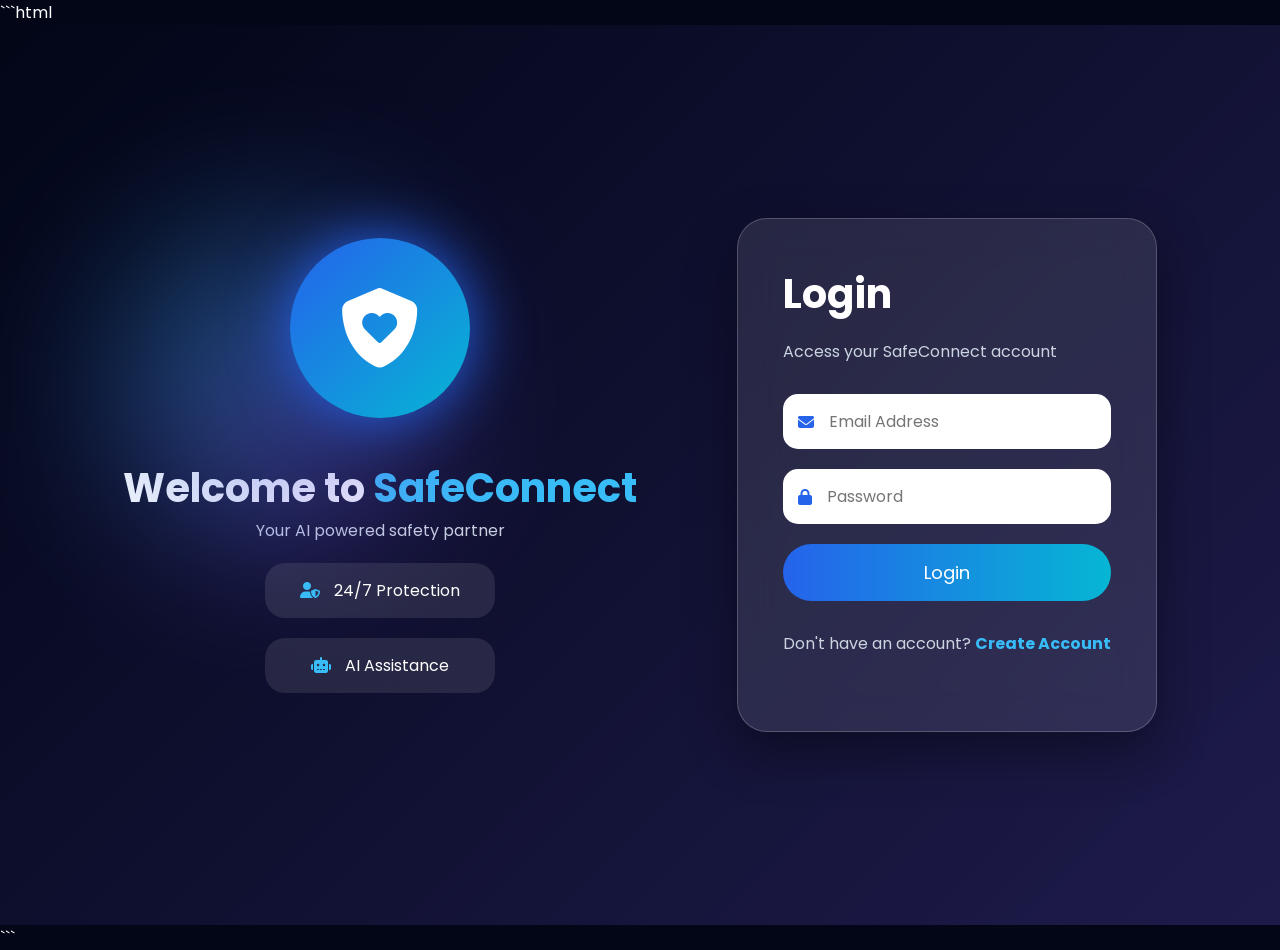
<file: dashboard.html>
```html
<!DOCTYPE html>
<html lang="en">

<head>

<meta charset="UTF-8">
<meta name="viewport" content="width=device-width, initial-scale=1.0">

<title>Dashboard | SafeConnect</title>

<link rel="stylesheet" href="style.css">

<link href="https://fonts.googleapis.com/css2?family=Poppins:wght@400;500;600;700&display=swap" rel="stylesheet">

<link rel="stylesheet"
href="https://cdnjs.cloudflare.com/ajax/libs/font-awesome/6.5.0/css/all.min.css">

</head>

<body>

<div class="dashboard-page">

<a href="index.html" class="back-home">
<i class="fa-solid fa-arrow-left"></i>
Home
</a>

<div class="dashboard-title">

<h1>
Welcome to SafeConnect Dashboard
</h1>

<p>
Your personal AI safety control center
</p>

</div>
<div style="text-align:center; margin:25px 0;">

<a href="complaint.html" class="primary">
<i class="fa-solid fa-file-circle-plus"></i>
Report New Complaint
</a>

</div>
<div style="text-align:center; margin:25px 0;">

<a href="complaints.html" class="primary">
<i class="fa-solid fa-list-check"></i>
My Complaints
</a>

</div>
<div class="dashboard-grid">

<!-- PROFILE -->

<div class="dash-card profile-card">

<div class="profile-icon">
<i class="fa-solid fa-user"></i>
</div>

<h2>User Profile</h2>

<p>
Name:
<span id="userName">Loading...</span>
</p>

<p>
Email:
<span id="userEmail">Loading...</span>
</p>

<p>
Status:
<span class="active">Protected</span>
</p>

</div>


<!-- SAFETY SCORE -->

<div class="dash-card">

<i class="fa-solid fa-shield-heart dash-icon"></i>

<h2>Safety Score</h2>

<div class="score">
92%
</div>

<p>
Excellent Protection
</p>

</div>


<!-- EMERGENCY -->

<div class="dash-card">

<i class="fa-solid fa-clock-rotate-left dash-icon"></i>

<h2>Emergency History</h2>

<p id="emergencyText">
Checking emergency history...
</p>

<p>
Last check: Today
</p>

</div>


<!-- COMPLAINTS -->

<div class="dash-card">

<i class="fa-solid fa-file-circle-check dash-icon"></i>

<h2>Complaints</h2>

<p>
Total Complaints:
<span id="totalComplaints">0</span>
</p>

<p>
Resolved:
<span id="resolvedComplaints">0</span>
</p>

<p>
Pending / Active:
<span id="activeComplaints">0</span>
</p>

</div>

</div>


<!-- AI RECOMMENDATION -->

<div class="ai-recommend">

<i class="fa-solid fa-robot"></i>

<div>

<h2>
AI Recommendation
</h2>

<p id="aiRecommendation">
Loading your personalized safety recommendation...
</p>

</div>

</div>


</div>


<script>

const API_URL = "http://127.0.0.1:8000";

const token = localStorage.getItem("safeconnect_token");


// Check whether user is logged in

if (!token) {

    window.location.href = "login.html";

}


// Load dashboard information

async function loadDashboard() {

    try {

        // Get user profile

        const profileResponse = await fetch(
            `${API_URL}/users/profile`,
            {
                method: "GET",
                headers: {
                    "Authorization": `Bearer ${token}`
                }
            }
        );


        if (!profileResponse.ok) {

            localStorage.removeItem("safeconnect_token");

            window.location.href = "login.html";

            return;

        }


        const user = await profileResponse.json();


        document.getElementById("userName").textContent =
            user.full_name || "User";

        document.getElementById("userEmail").textContent =
            user.email || "Not available";


        // Get user's complaints

        const complaintsResponse = await fetch(
            `${API_URL}/complaints/`,
            {
                method: "GET",
                headers: {
                    "Authorization": `Bearer ${token}`
                }
            }
        );


        if (complaintsResponse.ok) {

            const complaints = await complaintsResponse.json();


            const total = complaints.length;

            const resolved = complaints.filter(
                complaint => complaint.status === "Resolved"
            ).length;


            const active = total - resolved;


            document.getElementById("totalComplaints").textContent =
                total;

            document.getElementById("resolvedComplaints").textContent =
                resolved;

            document.getElementById("activeComplaints").textContent =
                active;


            if (total === 0) {

                document.getElementById("aiRecommendation").textContent =
                    "Your account is ready. Keep your emergency contacts updated and use SafeConnect whenever you need assistance.";

            } else if (active > 0) {

                document.getElementById("aiRecommendation").textContent =
                    "You have active complaints being processed. Check your complaint status regularly and keep your emergency contacts updated.";

            } else {

                document.getElementById("aiRecommendation").textContent =
                    "All your current complaints are resolved. Keep your emergency contacts updated and stay protected.";

            }

        }


        // Emergency information

        document.getElementById("emergencyText").textContent =
            "Emergency services available";


    } catch (error) {

        console.error("Dashboard error:", error);

        document.getElementById("aiRecommendation").textContent =
            "Unable to load some dashboard information.";

    }

}


// Start dashboard

loadDashboard();

</script>

</body>

</html>
```
</file>
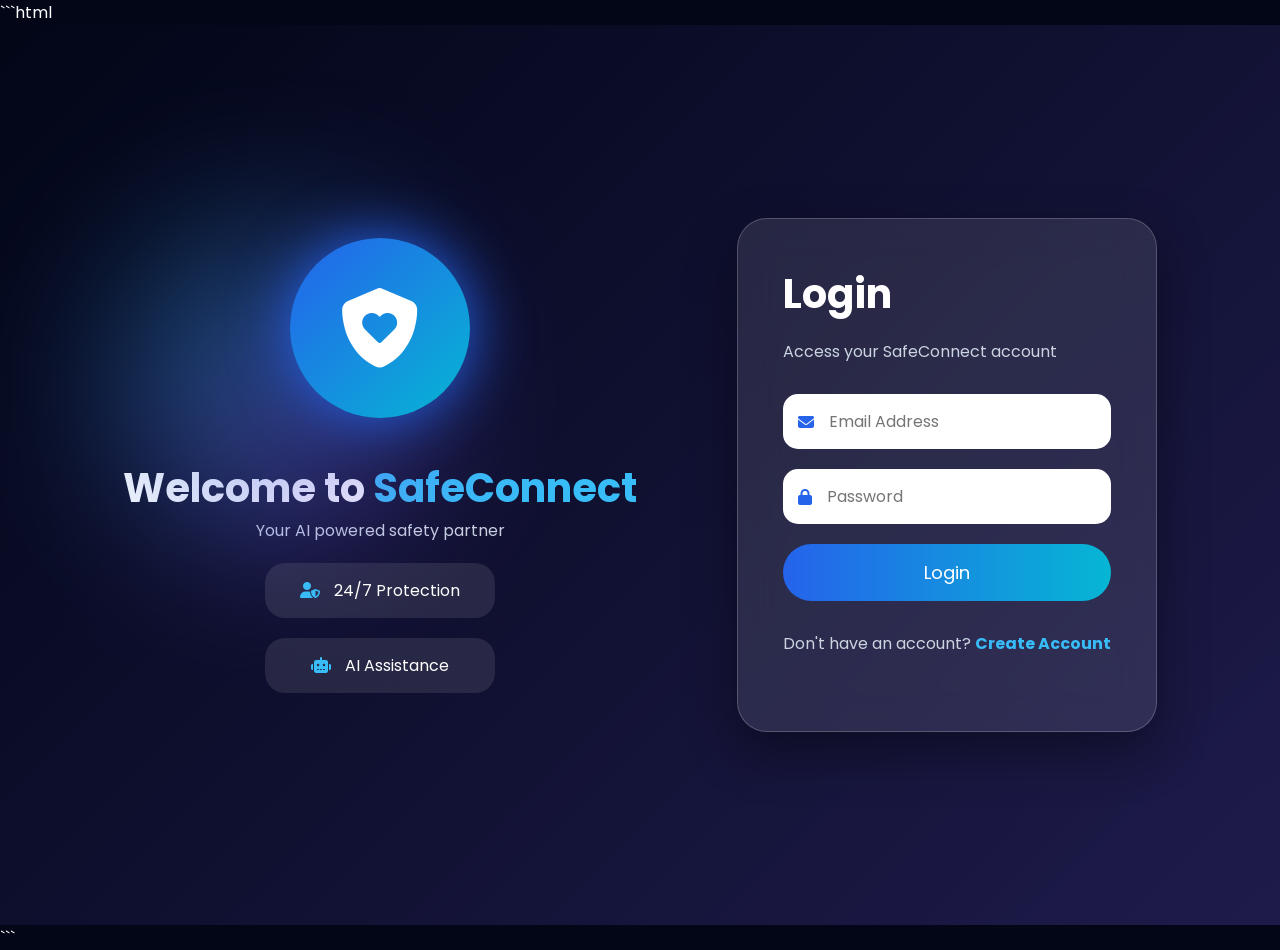
<file: emergency-contacts.html>
```html
<!DOCTYPE html>
<html lang="en">

<head>

<meta charset="UTF-8">
<meta name="viewport" content="width=device-width, initial-scale=1.0">

<title>Emergency Contacts | SafeConnect</title>

<link rel="stylesheet" href="style.css">

<link href="https://fonts.googleapis.com/css2?family=Poppins:wght@400;500;600;700&display=swap" rel="stylesheet">

<link rel="stylesheet"
href="https://cdnjs.cloudflare.com/ajax/libs/font-awesome/6.5.0/css/all.min.css">

</head>

<body>

<div class="dashboard-page">

<a href="dashboard.html" class="back-home">
<i class="fa-solid fa-arrow-left"></i>
Dashboard
</a>

<div class="dashboard-title">

<h1>Emergency Contacts</h1>

<p>
Your trusted contacts for emergency situations
</p>

</div>

<div id="contactsContainer">

<p style="text-align:center;">
Loading emergency contacts...
</p>

</div>

</div>


<script>

const API_URL = "http://127.0.0.1:8000";

const token = localStorage.getItem("safeconnect_token");


if (!token) {

    window.location.href = "login.html";

}


async function loadContacts() {

    const container =
        document.getElementById("contactsContainer");

    try {

        const response = await fetch(
            `${API_URL}/emergency-contacts/`,
            {
                method: "GET",

                headers: {
                    "Authorization": `Bearer ${token}`
                }
            }
        );


        const data = await response.json();


        if (!response.ok) {

            container.innerHTML =
                "<p style='text-align:center;'>Unable to load emergency contacts.</p>";

            return;

        }


        // Backend returns:
        // { user_id: ..., contacts: [...] }

        const contacts = data.contacts || [];


        if (contacts.length === 0) {

            container.innerHTML =
                "<p style='text-align:center;'>No emergency contacts added yet.</p>";

            return;

        }


        container.innerHTML = "";


        contacts.forEach(function(contact) {

            const card =
                document.createElement("div");

            card.className = "dash-card";

            card.style.marginBottom = "20px";


            card.innerHTML = `

                <h2>
                    <i class="fa-solid fa-user-shield"></i>
                    ${contact.name}
                </h2>

                <p>
                    <strong>Relationship:</strong>
                    ${contact.relationship}
                </p>

                <p>
                    <strong>Phone:</strong>
                    ${contact.phone}
                </p>

                <a
                    href="tel:${contact.phone}"
                    class="primary"
                    style="display:inline-block; margin-top:10px;">

                    <i class="fa-solid fa-phone"></i>
                    Call Contact

                </a>

            `;


            container.appendChild(card);

        });


    } catch (error) {

        console.error("Emergency contacts error:", error);

        container.innerHTML =
            "<p style='text-align:center;'>Cannot connect to SafeConnect backend.</p>";

    }

}


loadContacts();

</script>

</body>

</html>
```
</file>
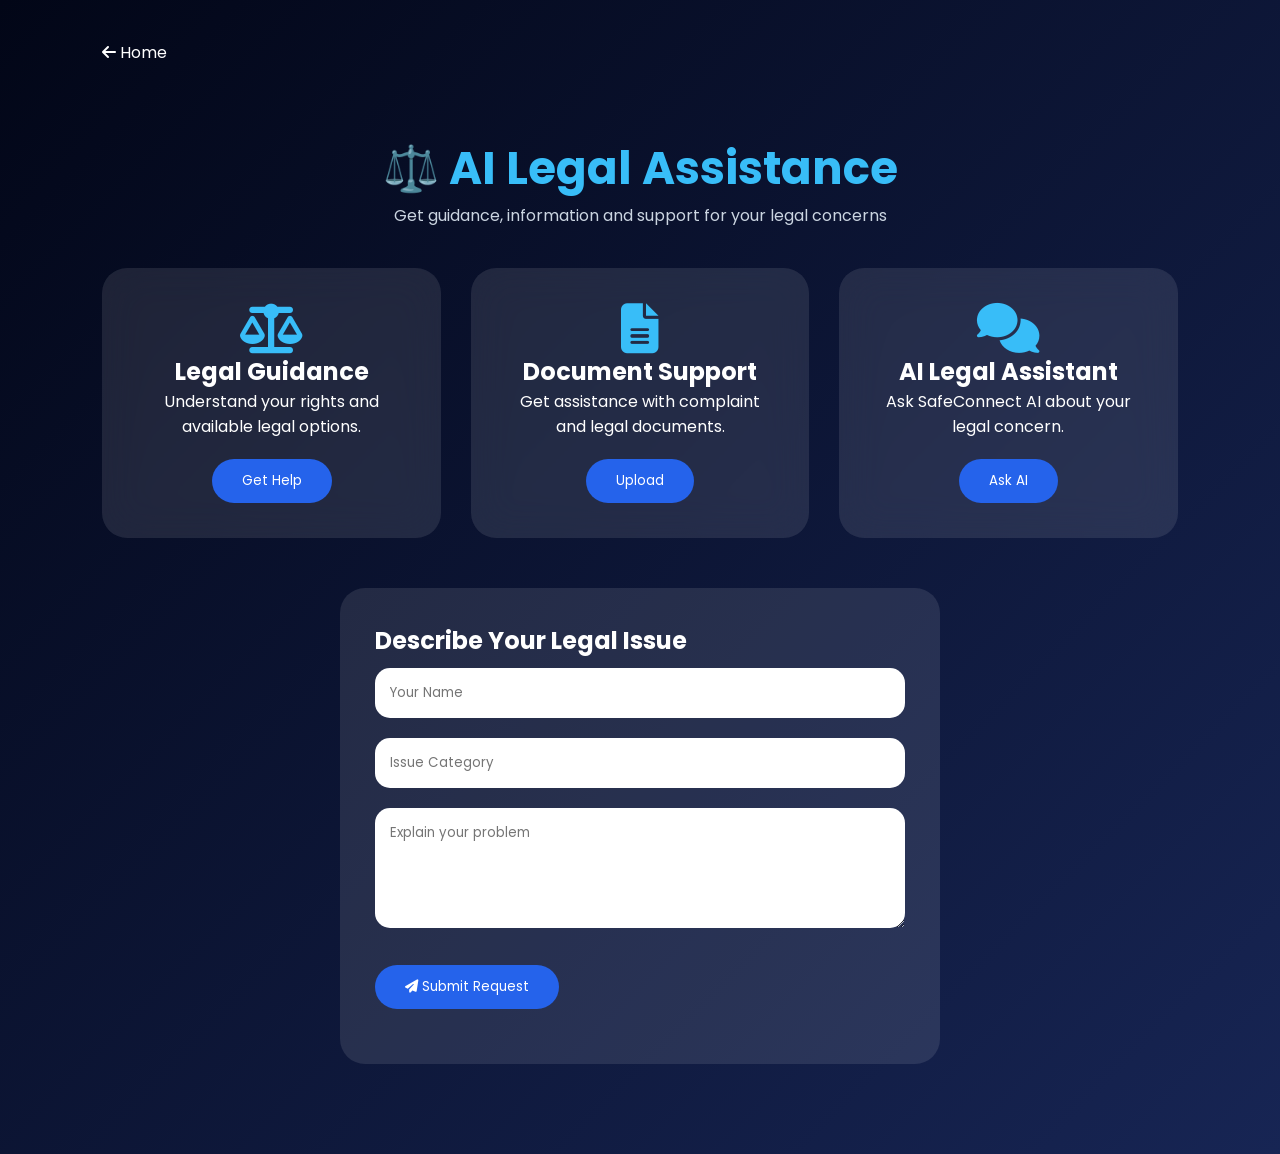
<file: legal.html>
<!DOCTYPE html>
<html lang="en">

<head>

<meta charset="UTF-8">
<meta name="viewport" content="width=device-width, initial-scale=1.0">

<title>Legal Assistance | SafeConnect</title>

<link rel="stylesheet" href="style.css">

<link href="https://fonts.googleapis.com/css2?family=Poppins:wght@400;500;600;700&display=swap" rel="stylesheet">

<link rel="stylesheet"
href="https://cdnjs.cloudflare.com/ajax/libs/font-awesome/6.5.0/css/all.min.css">

</head>

<body>

<div class="legal-page">

<a href="index.html" class="back-home">
<i class="fa-solid fa-arrow-left"></i>
Home
</a>

<div class="legal-header">

<h1>
⚖️ AI Legal Assistance
</h1>

<p>
Get guidance, information and support for your legal concerns
</p>

</div>


<div class="legal-cards">

<div class="legal-card">

<i class="fa-solid fa-scale-balanced"></i>

<h2>
Legal Guidance
</h2>

<p>
Understand your rights and available legal options.
</p>

<button onclick="focusIssue()">
Get Help
</button>

</div>


<div class="legal-card">

<i class="fa-solid fa-file-lines"></i>

<h2>
Document Support
</h2>

<p>
Get assistance with complaint and legal documents.
</p>

<button onclick="focusIssue()">
Upload
</button>

</div>


<div class="legal-card">

<i class="fa-solid fa-comments"></i>

<h2>
AI Legal Assistant
</h2>

<p>
Ask SafeConnect AI about your legal concern.
</p>

<button onclick="focusIssue()">
Ask AI
</button>

</div>

</div>


<div class="legal-form">

<h2>
Describe Your Legal Issue
</h2>

<input
id="userName"
placeholder="Your Name"
>

<input
id="issueCategory"
placeholder="Issue Category"
>

<textarea
id="legalIssue"
placeholder="Explain your problem"
rows="6"
></textarea>

<button
id="submitButton"
onclick="submitLegalRequest()"
>

<i class="fa-solid fa-paper-plane"></i>
Submit Request

</button>

<div
id="legalResult"
style="margin-top:20px;"
></div>

</div>

</div>


<script>

const API_URL = "http://127.0.0.1:8000";

const token =
localStorage.getItem("safeconnect_token");


function focusIssue() {

    document
        .getElementById("legalIssue")
        .focus();

}


async function submitLegalRequest() {

    const issue =
        document
        .getElementById("legalIssue")
        .value
        .trim();

    const category =
        document
        .getElementById("issueCategory")
        .value
        .trim();

    const result =
        document
        .getElementById("legalResult");

    const button =
        document
        .getElementById("submitButton");


    if (!token) {

        alert(
            "Please login before using AI Legal Assistance."
        );

        window.location.href =
            "login.html";

        return;

    }


    if (!issue) {

        result.innerHTML = `
            <p>
                Please describe your legal issue first.
            </p>
        `;

        return;

    }


    button.disabled = true;

    button.innerHTML =
        '<i class="fa-solid fa-spinner fa-spin"></i> AI is analyzing...';


    result.innerHTML =
        "<p>SafeConnect AI is preparing your legal guidance...</p>";


    try {

        const response =
            await fetch(
                `${API_URL}/legal/ask`,
                {
                    method: "POST",

                    headers: {
                        "Authorization":
                            `Bearer ${token}`,

                        "Content-Type":
                            "application/json"
                    },

                    body: JSON.stringify({
                        question: issue,
                        category: category
                    })
                }
            );


        const data =
            await response.json();


        if (!response.ok) {

            throw new Error(
                data.detail ||
                "Legal request failed"
            );

        }


        const answer =
            data.answer ||
            data.response ||
            data.message ||
            JSON.stringify(data);


        result.innerHTML = `

            <div class="dash-card">

                <h2>
                    <i class="fa-solid fa-scale-balanced"></i>
                    AI Legal Guidance
                </h2>

                <p>
                    ${answer}
                </p>

                <p style="margin-top:15px;">
                    <strong>Note:</strong>
                    This AI provides general legal information
                    and is not a substitute for professional legal advice.
                </p>

            </div>

        `;

    }

    catch (error) {

        console.error(
            "Legal Assistant Error:",
            error
        );

        result.innerHTML = `

            <div class="dash-card">

                <h2>
                    <i class="fa-solid fa-triangle-exclamation"></i>
                    Unable to Process Request
                </h2>

                <p>
                    ${error.message}
                </p>

            </div>

        `;

    }

    finally {

        button.disabled = false;

        button.innerHTML =
            '<i class="fa-solid fa-paper-plane"></i> Submit Request';

    }

}

</script>

</body>

</html>
</file>
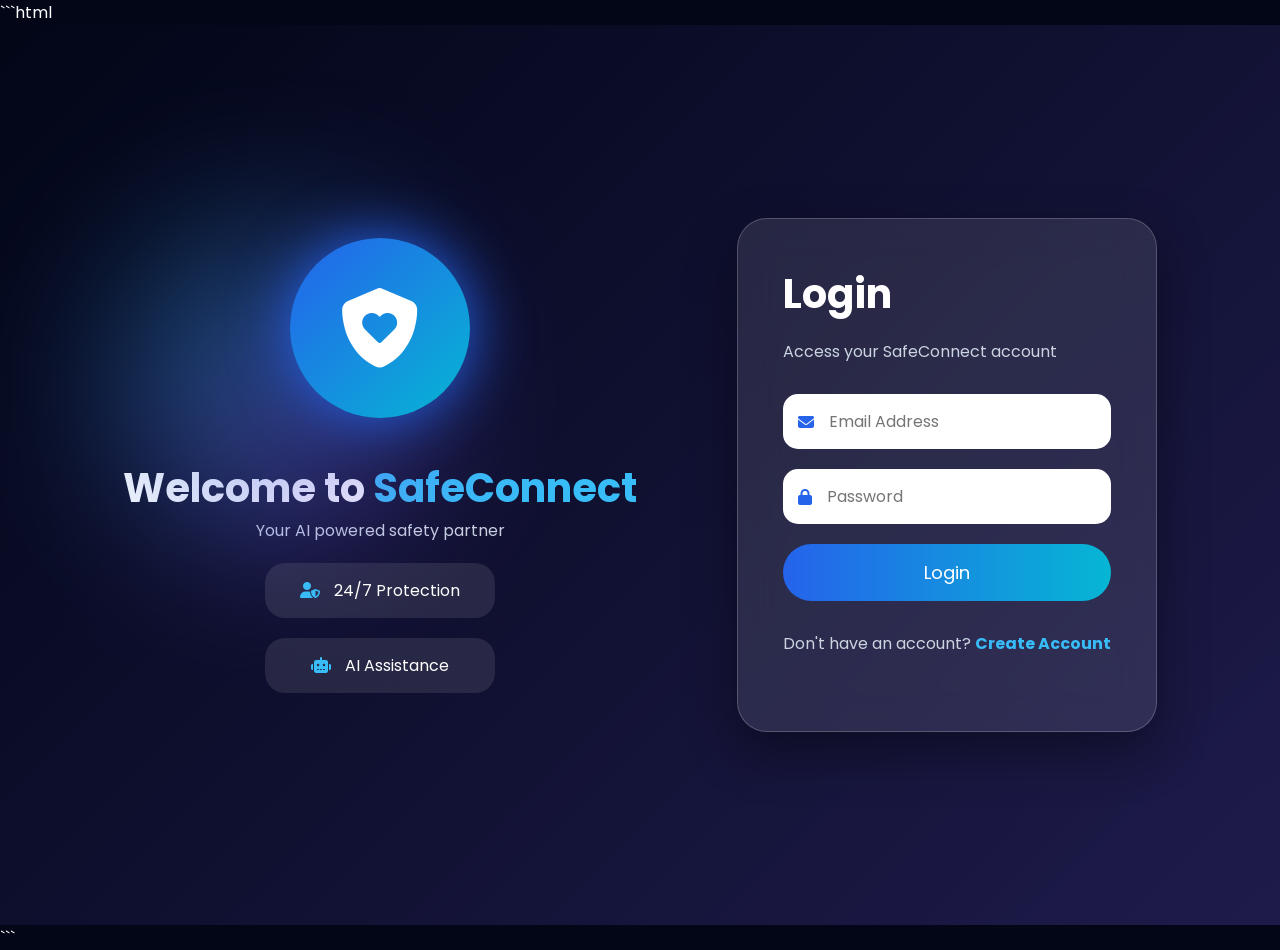
<file: login.html>
```html
<!DOCTYPE html>
<html lang="en">

<head>

<meta charset="UTF-8">
<meta name="viewport" content="width=device-width, initial-scale=1.0">

<title>Login | SafeConnect</title>

<link rel="stylesheet" href="style.css">

<link href="https://fonts.googleapis.com/css2?family=Poppins:wght@400;500;600;700&display=swap" rel="stylesheet">

<link rel="stylesheet"
href="https://cdnjs.cloudflare.com/ajax/libs/font-awesome/6.5.0/css/all.min.css">

</head>

<body>

<div class="login-page">

<div class="login-ai">

<div class="login-glow"></div>

<div class="ai-logo">
<i class="fa-solid fa-shield-heart"></i>
</div>

<h1>
Welcome to
<span>SafeConnect</span>
</h1>

<p>
Your AI powered safety partner
</p>

<div class="security-item">
<i class="fa-solid fa-user-shield"></i>
24/7 Protection
</div>

<div class="security-item">
<i class="fa-solid fa-robot"></i>
AI Assistance
</div>

</div>

<div class="login-card">

<h2>Login</h2>

<p>Access your SafeConnect account</p>

<form id="loginForm">

<div class="input-box">

<i class="fa-solid fa-envelope"></i>

<input
id="email"
type="email"
placeholder="Email Address"
required>

</div>

<div class="input-box">

<i class="fa-solid fa-lock"></i>

<input
id="password"
type="password"
placeholder="Password"
required>

</div>

<button type="submit" class="login-submit">
Login
</button>

<p id="loginMessage" style="text-align:center; margin-top:15px;"></p>

<p class="register-text">

Don't have an account?

<a href="register.html">
Create Account
</a>

</p>

</form>

</div>

</div>

<script>

const API_URL = "http://127.0.0.1:8000";

const loginForm = document.getElementById("loginForm");
const loginMessage = document.getElementById("loginMessage");

loginForm.addEventListener("submit", async function(event) {

    event.preventDefault();

    const email = document.getElementById("email").value;
    const password = document.getElementById("password").value;

    loginMessage.textContent = "Logging in...";

    try {

        const formData = new URLSearchParams();

        formData.append("username", email);
        formData.append("password", password);

        const response = await fetch(
            `${API_URL}/users/login`,
            {
                method: "POST",

                headers: {
                    "Content-Type": "application/x-www-form-urlencoded"
                },

                body: formData
            }
        );

        const data = await response.json();

        if (!response.ok) {

            loginMessage.textContent =
                data.detail || "Login failed.";

            return;
        }

        localStorage.setItem(
            "safeconnect_token",
            data.access_token
        );

        loginMessage.textContent = "Login successful!";

       setTimeout(async function() {

    try {

        const profileResponse = await fetch(
            `${API_URL}/users/profile`,
            {
                method: "GET",
                headers: {
                    "Authorization": `Bearer ${data.access_token}`
                }
            }
        );

        if (!profileResponse.ok) {
            loginMessage.textContent = "Unable to get user profile.";
            return;
        }

        const user = await profileResponse.json();

        if (user.role === "admin") {
            window.location.href = "admin.html";
        } else {
            window.location.href = "dashboard.html";
        }

    } catch (error) {

        console.error(error);

        loginMessage.textContent =
            "Unable to determine user role.";

    }

}, 500);

    } catch (error) {

        console.error(error);

        loginMessage.textContent =
            "Cannot connect to SafeConnect backend.";

    }

});

</script>

</body>

</html>
```
</file>
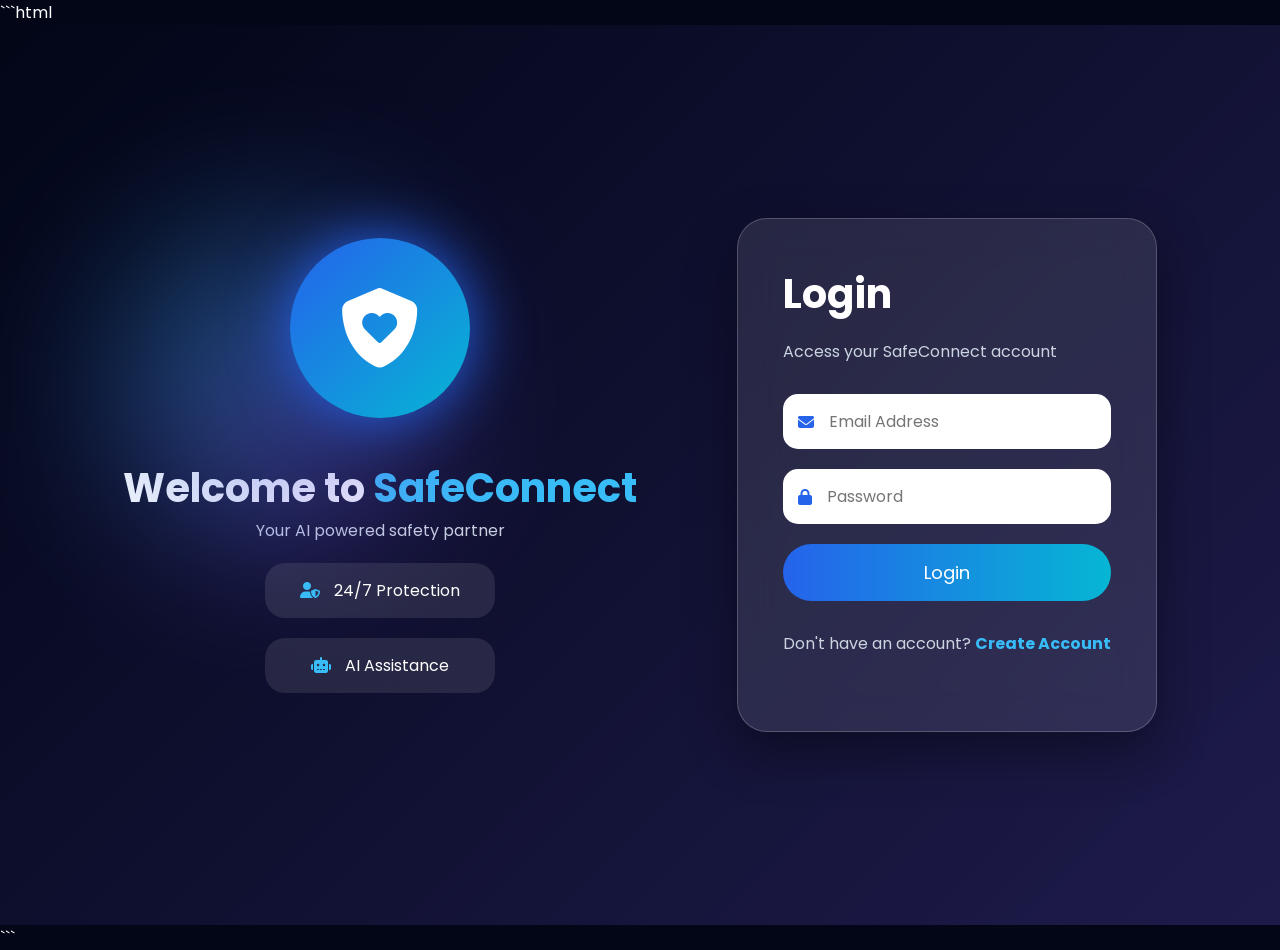
<file: notifications.html>
<!DOCTYPE html>
<html lang="en">

<head>

<meta charset="UTF-8">
<meta name="viewport" content="width=device-width, initial-scale=1.0">

<title>Notifications | SafeConnect</title>

<link rel="stylesheet" href="style.css">

<link href="https://fonts.googleapis.com/css2?family=Poppins:wght@400;500;600;700&display=swap" rel="stylesheet">

<link rel="stylesheet"
href="https://cdnjs.cloudflare.com/ajax/libs/font-awesome/6.5.0/css/all.min.css">

</head>

<body>

<div class="dashboard-page">

<a href="dashboard.html" class="back-home">
<i class="fa-solid fa-arrow-left"></i>
Dashboard
</a>

<div class="dashboard-title">

<h1>
<i class="fa-solid fa-bell"></i>
Notifications
</h1>

<p>
Stay updated with your SafeConnect activity
</p>

</div>

<div id="notificationsContainer">

<p style="text-align:center;">
Loading notifications...
</p>

</div>

</div>


<script>

const API_URL = "http://127.0.0.1:8000";

const token = localStorage.getItem("safeconnect_token");

if (!token) {

    window.location.href = "login.html";

}


async function loadNotifications() {

    const container =
        document.getElementById("notificationsContainer");

    try {

        const response = await fetch(
            `${API_URL}/notifications/`,
            {
                method: "GET",

                headers: {
                    "Authorization": `Bearer ${token}`,
                    "Content-Type": "application/json"
                }
            }
        );


        if (!response.ok) {

            const errorText = await response.text();

            console.error(
                "Notifications API Error:",
                response.status,
                errorText
            );

            container.innerHTML = `
                <div class="dash-card">
                    <h2>
                        <i class="fa-solid fa-triangle-exclamation"></i>
                        Unable to load notifications
                    </h2>

                    <p>
                        Backend returned status ${response.status}.
                    </p>
                </div>
            `;

            return;

        }


        const data = await response.json();

        console.log("Notifications API Response:", data);


        /*
         * Support both possible backend response formats:
         *
         * 1. Direct array:
         * [
         *   {...},
         *   {...}
         * ]
         *
         * 2. Object containing notifications:
         * {
         *   "notifications": [...]
         * }
         */

        let notifications = [];

        if (Array.isArray(data)) {

            notifications = data;

        } else if (Array.isArray(data.notifications)) {

            notifications = data.notifications;

        }


        if (notifications.length === 0) {

            container.innerHTML = `
                <div class="dash-card">
                    <h2>
                        <i class="fa-solid fa-bell-slash"></i>
                        No Notifications
                    </h2>

                    <p>
                        You don't have any notifications yet.
                    </p>
                </div>
            `;

            return;

        }


        container.innerHTML = "";


        notifications.forEach(function(notification) {

            const card =
                document.createElement("div");

            card.className = "dash-card";

            card.style.marginBottom = "20px";


            const isRead =
                notification.is_read === "true" ||
                notification.is_read === true;


            card.innerHTML = `

                <h2>
                    <i class="fa-solid fa-bell"></i>
                    ${notification.title || "Notification"}
                </h2>

                <p>
                    ${notification.message || ""}
                </p>

                <p>
                    <strong>Type:</strong>
                    ${notification.notification_type || "General"}
                </p>

                <p>
                    <strong>Status:</strong>
                    ${isRead ? "Read" : "Unread"}
                </p>

                ${
                    !isRead
                    ?
                    `<button
                        onclick="markAsRead(${notification.id})"
                        class="primary">
                        <i class="fa-solid fa-check"></i>
                        Mark as Read
                    </button>`
                    :
                    ""
                }

            `;


            container.appendChild(card);

        });

    }

    catch (error) {

        console.error(
            "Cannot connect to SafeConnect backend:",
            error
        );

        container.innerHTML = `
            <div class="dash-card">

                <h2>
                    <i class="fa-solid fa-triangle-exclamation"></i>
                    Cannot Connect
                </h2>

                <p>
                    Cannot connect to SafeConnect backend.
                </p>

                <button
                    onclick="loadNotifications()"
                    class="primary">
                    <i class="fa-solid fa-rotate-right"></i>
                    Try Again
                </button>

            </div>
        `;

    }

}


async function markAsRead(notificationId) {

    try {

        const response = await fetch(
            `${API_URL}/notifications/${notificationId}/read`,
            {
                method: "PUT",

                headers: {
                    "Authorization": `Bearer ${token}`,
                    "Content-Type": "application/json"
                }
            }
        );


        if (!response.ok) {

            console.error(
                "Failed to mark notification as read:",
                response.status
            );

            return;

        }


        await loadNotifications();

    }

    catch (error) {

        console.error(
            "Mark as read error:",
            error
        );

    }

}


loadNotifications();

</script>

</body>

</html>
</file>
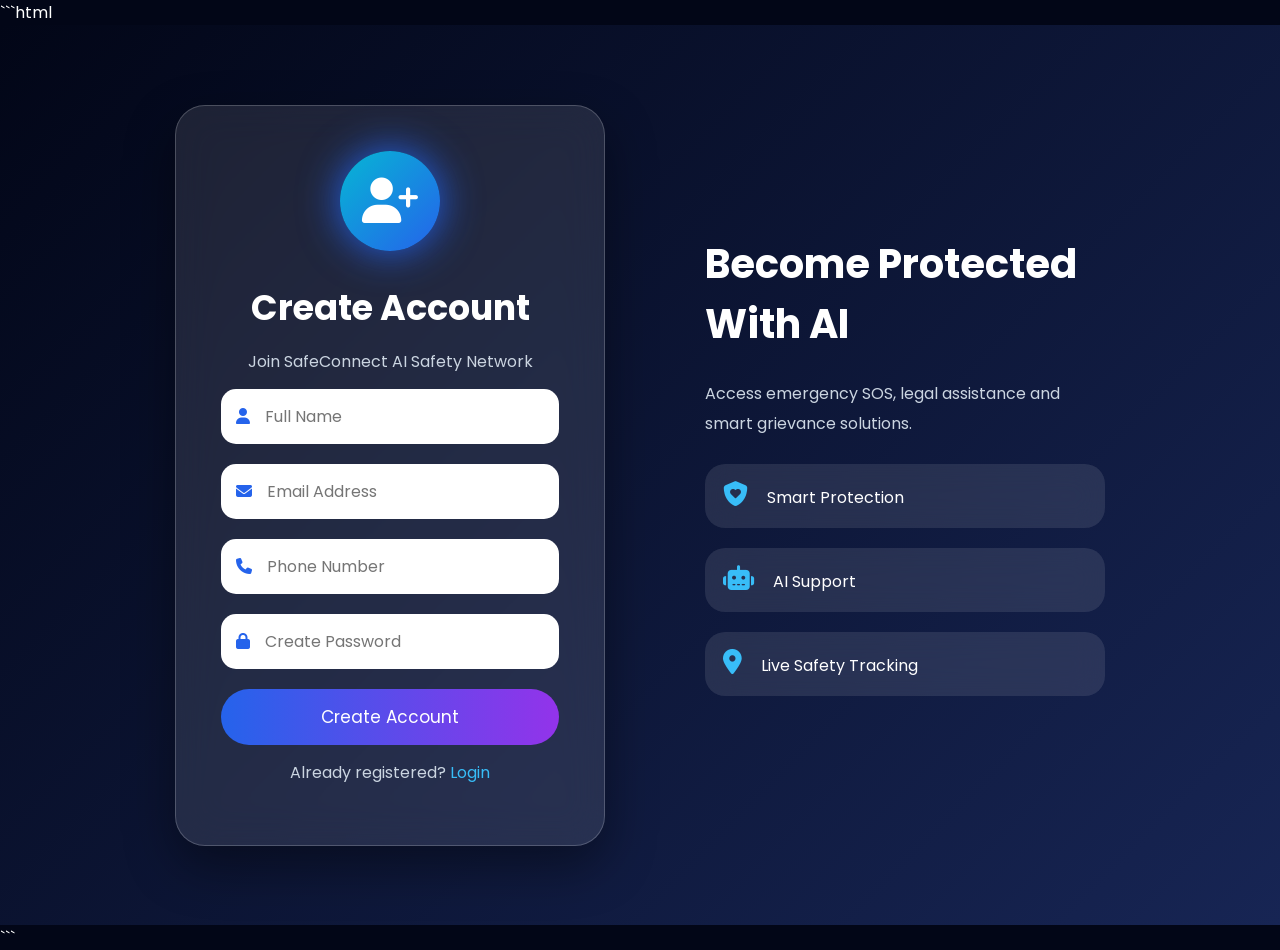
<file: register.html>
```html
<!DOCTYPE html>
<html lang="en">

<head>

<meta charset="UTF-8">
<meta name="viewport" content="width=device-width, initial-scale=1.0">

<title>Register | SafeConnect</title>

<link rel="stylesheet" href="style.css">

<link href="https://fonts.googleapis.com/css2?family=Poppins:wght@400;500;600;700&display=swap" rel="stylesheet">

<link rel="stylesheet"
href="https://cdnjs.cloudflare.com/ajax/libs/font-awesome/6.5.0/css/all.min.css">

</head>

<body>

<div class="register-page">

<div class="register-card">

<div class="register-icon">
<i class="fa-solid fa-user-plus"></i>
</div>

<h1>Create Account</h1>

<p>Join SafeConnect AI Safety Network</p>

<form id="registerForm">

<div class="input-box">

<i class="fa-solid fa-user"></i>

<input
id="fullName"
type="text"
placeholder="Full Name"
required>

</div>

<div class="input-box">

<i class="fa-solid fa-envelope"></i>

<input
id="email"
type="email"
placeholder="Email Address"
required>

</div>

<div class="input-box">

<i class="fa-solid fa-phone"></i>

<input
id="phone"
type="tel"
placeholder="Phone Number"
required>

</div>

<div class="input-box">

<i class="fa-solid fa-lock"></i>

<input
id="password"
type="password"
placeholder="Create Password"
required>

</div>

<button type="submit" class="register-submit">
Create Account
</button>

<p id="registerMessage" style="text-align:center; margin-top:15px;"></p>

<p class="login-link">

Already registered?

<a href="login.html">
Login
</a>

</p>

</form>

</div>

<div class="register-side">

<h2>Become Protected With AI</h2>

<p>
Access emergency SOS,
legal assistance and smart grievance solutions.
</p>

<div class="feature-mini">

<i class="fa-solid fa-shield-heart"></i>

Smart Protection

</div>

<div class="feature-mini">

<i class="fa-solid fa-robot"></i>

AI Support

</div>

<div class="feature-mini">

<i class="fa-solid fa-location-dot"></i>

Live Safety Tracking

</div>

</div>

</div>

<script>

const API_URL = "http://127.0.0.1:8000";

const registerForm = document.getElementById("registerForm");
const registerMessage = document.getElementById("registerMessage");

registerForm.addEventListener("submit", async function(event) {

    event.preventDefault();

    const fullName = document.getElementById("fullName").value;
    const email = document.getElementById("email").value;
    const phone = document.getElementById("phone").value;
    const password = document.getElementById("password").value;

    registerMessage.textContent = "Creating account...";

    try {

        const response = await fetch(
            `${API_URL}/users/register`,
            {
                method: "POST",

                headers: {
                    "Content-Type": "application/json"
                },

                body: JSON.stringify({
                    full_name: fullName,
                    email: email,
                    phone: phone,
                    password: password,
                    role: "citizen"
                })
            }
        );

        const data = await response.json();

        if (!response.ok) {

            registerMessage.textContent =
                data.detail || "Registration failed.";

            return;
        }

        registerMessage.textContent =
            "Account created successfully!";

        setTimeout(function() {

            window.location.href = "login.html";

        }, 1000);

    } catch (error) {

        console.error(error);

        registerMessage.textContent =
            "Cannot connect to SafeConnect backend.";

    }

});

</script>

</body>

</html>
```
</file>
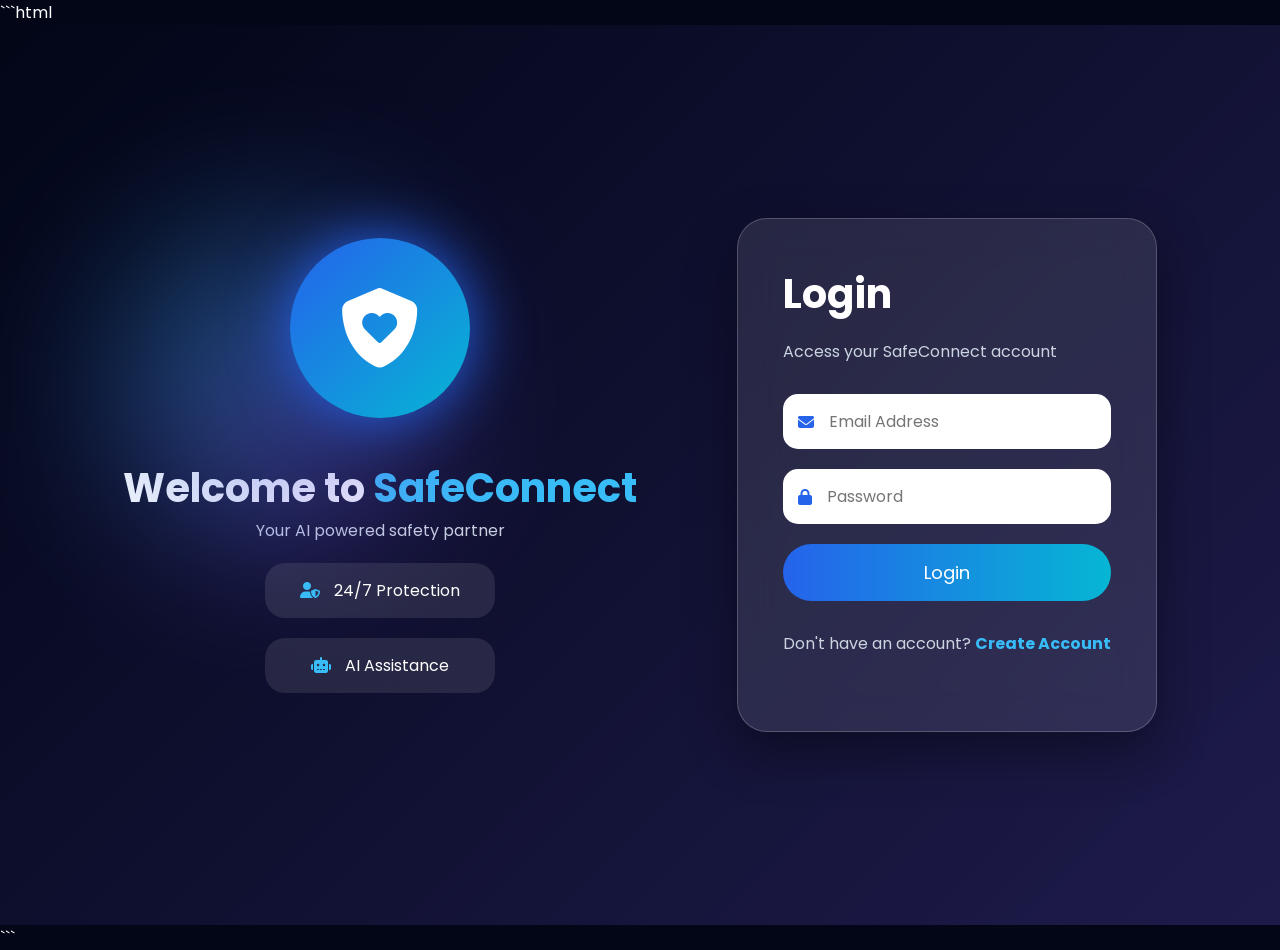
<file: sos.html>
```html
<!DOCTYPE html>
<html lang="en">

<head>

<meta charset="UTF-8">
<meta name="viewport" content="width=device-width, initial-scale=1.0">

<title>Emergency SOS | SafeConnect</title>

<link rel="stylesheet" href="style.css">

<link href="https://fonts.googleapis.com/css2?family=Poppins:wght@400;500;600;700&display=swap" rel="stylesheet">

<link rel="stylesheet"
href="https://cdnjs.cloudflare.com/ajax/libs/font-awesome/6.5.0/css/all.min.css">

<style>

.sos-page {
    min-height: 100vh;
    display: flex;
    align-items: center;
    justify-content: center;
    padding: 30px;
}

.sos-card {
    width: 100%;
    max-width: 600px;
    text-align: center;
    padding: 45px 30px;
}

.sos-icon {
    font-size: 55px;
    margin-bottom: 15px;
}

.sos-card h1 {
    margin-bottom: 10px;
}

.sos-card p {
    margin-bottom: 25px;
}


/* =========================
   ANIMATED SOS BUTTON
   ========================= */

.sos-button {
    position: relative;

    width: 210px;
    height: 210px;

    border-radius: 50%;
    border: none;

    background: #e53935;
    color: white;

    font-size: 30px;
    font-weight: 700;

    cursor: pointer;

    z-index: 2;

    box-shadow:
        0 0 0 0 rgba(229, 57, 53, 0.7),
        0 15px 35px rgba(0, 0, 0, 0.25);

    animation: sosPulse 1.5s infinite;

    transition: transform 0.2s;
}


/* Expanding red alert rings */

.sos-button::before,
.sos-button::after {

    content: "";

    position: absolute;

    top: 50%;
    left: 50%;

    width: 100%;
    height: 100%;

    border-radius: 50%;

    transform: translate(-50%, -50%);

    border: 3px solid rgba(229, 57, 53, 0.6);

    z-index: -1;

    animation: sosRing 1.8s infinite;
}


.sos-button::after {
    animation-delay: 0.9s;
}


/* Hover */

.sos-button:hover {
    transform: scale(1.08);
}


/* Click */

.sos-button:active {
    transform: scale(0.95);
}


/* Bell */

.sos-button i {

    display: block;

    font-size: 55px;

    margin-bottom: 10px;

    animation: bellShake 0.8s infinite;
}


/* =========================
   SOS PULSE ANIMATION
   ========================= */

@keyframes sosPulse {

    0% {

        box-shadow:
            0 0 0 0 rgba(229, 57, 53, 0.7),
            0 15px 35px rgba(0, 0, 0, 0.25);

    }

    50% {

        box-shadow:
            0 0 0 25px rgba(229, 57, 53, 0.15),
            0 18px 40px rgba(0, 0, 0, 0.30);

    }

    100% {

        box-shadow:
            0 0 0 55px rgba(229, 57, 53, 0),
            0 15px 35px rgba(0, 0, 0, 0.25);

    }

}


/* =========================
   RED ALERT RING
   ========================= */

@keyframes sosRing {

    0% {

        width: 100%;
        height: 100%;
        opacity: 0.8;

    }

    100% {

        width: 175%;
        height: 175%;
        opacity: 0;

    }

}


/* =========================
   BELL SHAKE
   ========================= */

@keyframes bellShake {

    0% {
        transform: rotate(0deg);
    }

    20% {
        transform: rotate(-12deg);
    }

    40% {
        transform: rotate(12deg);
    }

    60% {
        transform: rotate(-8deg);
    }

    80% {
        transform: rotate(8deg);
    }

    100% {
        transform: rotate(0deg);
    }

}


/* =========================
   MESSAGE BOX
   ========================= */

.sos-message-box {
    margin-top: 30px;
}

.sos-message-box textarea {

    width: 90%;
    max-width: 500px;

    padding: 14px;

    border-radius: 12px;

    border: 1px solid #ccc;

    resize: none;

    font-family: Poppins, sans-serif;

}


/* =========================
   STATUS
   ========================= */

#sosStatus {

    margin-top: 25px;

    font-weight: 600;

}

</style>

</head>


<body>


<div class="sos-page">

<div class="dash-card sos-card">


<a href="dashboard.html"
class="back-home"
style="display:inline-block; margin-bottom:25px;">

<i class="fa-solid fa-arrow-left"></i>

Dashboard

</a>


<div class="sos-icon">

<i class="fa-solid fa-shield-heart"></i>

</div>


<h1>
Emergency SOS
</h1>


<p>

Press the SOS button to send your current location
to SafeConnect emergency services.

</p>


<button
id="sosButton"
class="sos-button"
type="button"
>

<i class="fa-solid fa-bell"></i>

SOS

</button>


<div class="sos-message-box">


<textarea
id="sosMessage"
rows="3"
placeholder="Optional: Add an emergency message..."
></textarea>


</div>


<p id="sosStatus"></p>


</div>

</div>


<script>


const API_URL = "http://127.0.0.1:8000";


const token =
    localStorage.getItem("safeconnect_token");


const sosButton =
    document.getElementById("sosButton");


const sosStatus =
    document.getElementById("sosStatus");


// Check login

if (!token) {

    window.location.href = "login.html";

}


// SOS button

sosButton.addEventListener("click", function() {


    sosStatus.textContent =
        "Getting your current location...";


    if (!navigator.geolocation) {

        sosStatus.textContent =
            "Location services are not supported by this browser.";

        return;

    }


    navigator.geolocation.getCurrentPosition(


        async function(position) {


            const latitude =
                position.coords.latitude;


            const longitude =
                position.coords.longitude;


            const message =
                document.getElementById("sosMessage")
                .value
                .trim()
                || "Emergency assistance required.";


            sosStatus.textContent =
                "Sending emergency SOS...";


            try {


                const response =
                    await fetch(

                        `${API_URL}/emergency/sos`,

                        {

                            method: "POST",

                            headers: {

                                "Content-Type":
                                    "application/json",

                                "Authorization":
                                    `Bearer ${token}`

                            },

                            body: JSON.stringify({

                                latitude: latitude,

                                longitude: longitude,

                                message: message

                            })

                        }

                    );


                const data =
                    await response.json();


                if (!response.ok) {

                    sosStatus.textContent =
                        data.detail ||
                        "Unable to send emergency SOS.";

                    return;

                }


                sosStatus.textContent =
                    "✓ Emergency SOS sent successfully!";


                console.log(
                    "SOS response:",
                    data
                );


            }


            catch (error) {


                console.error(
                    "SOS error:",
                    error
                );


                sosStatus.textContent =
                    "Cannot connect to SafeConnect backend.";

            }


        },


        function(error) {


            console.error(
                "Location error:",
                error
            );


            sosStatus.textContent =
                "Please allow location access in Chrome.";

        }


    );


});


</script>


</body>

</html>
```
</file>
<file: style.css>
*{
    margin:0;
    padding:0;
    box-sizing:border-box;
    font-family:'Poppins',sans-serif;
}

body{
    background:#020617;
    color:white;
    overflow-x:hidden;
}


/* NAVBAR */

header{
    padding:25px 8%;
}

nav{
    display:flex;
    justify-content:space-between;
    align-items:center;
}


.logo{
    display:flex;
    align-items:center;
    gap:12px;
}


.logo-icon{
    width:55px;
    height:55px;
    display:flex;
    justify-content:center;
    align-items:center;

    background:
    linear-gradient(135deg,#06b6d4,#2563eb,#9333ea);

    border-radius:18px;

    box-shadow:
    0 0 30px #2563eb;
}


.logo-icon i{
    font-size:30px;
}


.logo h2 span{
    color:#38bdf8;
}


nav ul{
    display:flex;
    gap:30px;
    list-style:none;
}


nav ul a{

    text-decoration:none;
    color:#cbd5e1;

}


nav ul a:hover{
    color:#38bdf8;
}


.nav-btn{

    text-decoration:none;
    background:#2563eb;
    color:white;

    padding:12px 30px;

    border-radius:30px;

}



/* HERO */

.hero{

    min-height:85vh;

    padding:50px 8%;

    display:flex;

    align-items:center;

    justify-content:space-between;

}


.hero-text{

    width:50%;

}


.hero-text h1{

    font-size:65px;

    line-height:1.1;

}


.hero-text h1 span{

    background:
    linear-gradient(90deg,#38bdf8,#a855f7);

    -webkit-background-clip:text;

    color:transparent;

}


.hero-text p{

    margin-top:25px;

    color:#cbd5e1;

    font-size:18px;

    line-height:32px;

}



.buttons{

    margin-top:35px;

}


.primary,
.danger{

    text-decoration:none;

    display:inline-block;

    padding:15px 35px;

    border-radius:40px;

    margin-right:15px;

}


.primary{

    background:#2563eb;

    color:white;

    box-shadow:
    0 0 30px #2563eb;

}



.danger{

    border:1px solid #ef4444;

    color:white;

}



/* AI VISUAL */


.ai-box{

    width:450px;

    height:450px;

    position:relative;

    display:flex;

    align-items:center;

    justify-content:center;

}



.pulse{

    position:absolute;

    width:400px;

    height:400px;

    border-radius:50%;

    background:
    linear-gradient(135deg,#2563eb,#9333ea);

    filter:blur(50px);

    opacity:.5;

}



.shield{

    width:220px;

    height:220px;

    border-radius:50%;


    background:

    linear-gradient(
    135deg,
    #06b6d4,
    #2563eb
    );


    display:flex;

    align-items:center;

    justify-content:center;


    box-shadow:

    0 0 60px #2563eb;


    animation:float 4s infinite;

}


.shield i{

    font-size:90px;

}



/* FLOATING CARDS */


.floating{

    position:absolute;

    background:

    rgba(255,255,255,.12);

    backdrop-filter:blur(15px);

    padding:18px;

    border-radius:20px;

    border:1px solid rgba(255,255,255,.2);

    animation:float 3s infinite;

}


.floating i{

    color:#38bdf8;

    margin-right:10px;

}



.one{

    top:40px;

    left:0;

}



.two{

    bottom:60px;

    right:0;

}



.three{

    right:-20px;

    top:200px;

}





@keyframes float{

    50%{

        transform:translateY(-20px);

    }

}





/* FEATURES */


.features{

    padding:80px 8%;

    text-align:center;

}


.features h2{

    font-size:40px;

    margin-bottom:40px;

}



.cards{

    display:grid;

    grid-template-columns:
    repeat(auto-fit,minmax(250px,1fr));

    gap:30px;

}



.card{

    padding:35px;

    background:

    rgba(255,255,255,.08);


    border-radius:25px;

    backdrop-filter:blur(15px);

    transition:.4s;

}



.card:hover{

    transform:translateY(-15px);

    box-shadow:

    0 0 30px #2563eb;

}



.card i{

    font-size:45px;

    color:#38bdf8;

    margin-bottom:20px;

}



/* FOOTER */


footer{

    text-align:center;

    padding:30px;

    color:#94a3b8;

}



/* MOBILE */


@media(max-width:900px){

nav ul{

    display:none;

}


.hero{

    flex-direction:column;

    text-align:center;

}


.hero-text{

    width:100%;

}


.hero-text h1{

    font-size:45px;

}


.ai-box{

    margin-top:50px;

    width:350px;

    height:350px;

}


}
/* LOGIN PAGE */


.login-page{

min-height:100vh;

display:flex;

align-items:center;

justify-content:center;

gap:100px;

padding:40px;

background:

linear-gradient(
135deg,
#020617,
#1e1b4b
);

}



/* LEFT SIDE */


.login-ai{

text-align:center;

position:relative;

}



.login-glow{

position:absolute;

width:300px;

height:300px;

background:

linear-gradient(
135deg,
#06b6d4,
#9333ea
);


border-radius:50%;

filter:blur(80px);

opacity:.5;

}



.ai-logo{

position:relative;

width:180px;

height:180px;


margin:auto;


border-radius:50%;


display:flex;

align-items:center;

justify-content:center;


background:

linear-gradient(
135deg,
#2563eb,
#06b6d4
);


box-shadow:

0 0 60px #2563eb;


animation:float 4s infinite;


}



.ai-logo i{

font-size:80px;

}



.login-ai h1{

margin-top:40px;

font-size:40px;

}



.login-ai h1 span{

color:#38bdf8;

}



.login-ai p{

color:#cbd5e1;

}




.security-item{

margin:20px auto;

width:230px;

padding:15px;

border-radius:20px;


background:

rgba(255,255,255,.1);


backdrop-filter:blur(15px);

}


.security-item i{

color:#38bdf8;

margin-right:10px;

}





/* LOGIN CARD */


.login-card{


width:420px;

padding:45px;


background:

rgba(255,255,255,.1);


backdrop-filter:blur(20px);


border-radius:30px;


border:

1px solid rgba(255,255,255,.2);


box-shadow:

0 20px 50px rgba(0,0,0,.4);


}



.login-card h2{

font-size:40px;

}



.login-card p{

color:#cbd5e1;

margin:15px 0 30px;

}




.input-box{


display:flex;

align-items:center;

gap:15px;


background:white;


padding:15px;


border-radius:15px;


margin-bottom:20px;


}



.input-box i{

color:#2563eb;

}



.input-box input{

border:none;

outline:none;

font-size:16px;

width:100%;

}




.login-submit{


width:100%;


padding:15px;


border:none;


border-radius:30px;


background:

linear-gradient(
90deg,
#2563eb,
#06b6d4
);


color:white;


font-size:18px;


cursor:pointer;

}



.register-text{

text-align:center;

}



.register-text a{

color:#38bdf8;

text-decoration:none;

font-weight:bold;

}




@media(max-width:900px){

.login-page{

flex-direction:column;

gap:40px;

}


.login-card{

width:90%;

}

}
/* REGISTER PAGE */


.register-page{

min-height:100vh;

display:flex;

justify-content:center;

align-items:center;

gap:100px;

padding:40px;


background:

linear-gradient(
135deg,
#020617,
#172554
);

}



/* REGISTER CARD */


.register-card{

width:430px;

padding:45px;


background:

rgba(255,255,255,.1);


backdrop-filter:blur(20px);


border-radius:30px;


border:

1px solid rgba(255,255,255,.2);


box-shadow:

0 20px 50px rgba(0,0,0,.4);

}



.register-icon{

width:100px;

height:100px;


margin:auto;


display:flex;

align-items:center;

justify-content:center;


border-radius:50%;


background:

linear-gradient(
135deg,
#06b6d4,
#2563eb
);


box-shadow:

0 0 40px #2563eb;


animation:float 4s infinite;


}



.register-icon i{

font-size:45px;

}



.register-card h1{

text-align:center;

margin-top:30px;

font-size:35px;

}



.register-card p{

text-align:center;

color:#cbd5e1;

margin:15px;

}




.register-submit{


width:100%;


padding:15px;


border:none;


border-radius:30px;


background:

linear-gradient(
90deg,
#2563eb,
#9333ea
);


color:white;


font-size:17px;


cursor:pointer;

}



.login-link a{

color:#38bdf8;

text-decoration:none;

}





/* RIGHT SIDE */


.register-side{

max-width:400px;

}



.register-side h2{

font-size:40px;

}



.register-side p{

color:#cbd5e1;

line-height:30px;

margin:25px 0;

}



.feature-mini{

padding:18px;

margin:20px 0;


background:

rgba(255,255,255,.1);


border-radius:20px;


backdrop-filter:blur(15px);

}



.feature-mini i{

color:#38bdf8;

font-size:25px;

margin-right:15px;

}




@media(max-width:900px){

.register-page{

flex-direction:column;

}


.register-side{

text-align:center;

}

}
/* SOS PAGE */


.sos-page{

min-height:100vh;

background:

linear-gradient(
135deg,
#020617,
#450a0a
);


padding:40px 8%;

text-align:center;

}



.back-home{

color:white;

text-decoration:none;

display:inline-block;

margin-bottom:30px;

}



.sos-header h1{

font-size:50px;

color:#ef4444;

}



.sos-header p{

color:#cbd5e1;

font-size:18px;

}





.sos-circle-container{

position:relative;

height:300px;

display:flex;

justify-content:center;

align-items:center;

margin:40px;

}



.big-sos{

width:180px;

height:180px;

border-radius:50%;

border:none;


background:#ef4444;

color:white;


display:flex;

flex-direction:column;

align-items:center;

justify-content:center;


font-size:35px;


cursor:pointer;


box-shadow:

0 0 50px #ef4444;


z-index:2;


animation:sosPulse 1.5s infinite;

}



.big-sos i{

font-size:50px;

}




.sos-wave{

position:absolute;

border-radius:50%;

border:3px solid #ef4444;

animation:wave 2s infinite;

}



.wave1{

width:230px;

height:230px;

}



.wave2{

width:300px;

height:300px;

animation-delay:.5s;

}




@keyframes sosPulse{

50%{

transform:scale(1.08);

}

}



@keyframes wave{

100%{

transform:scale(1.5);

opacity:0;

}

}




.warning{

color:#fca5a5;

}





.emergency-cards{


display:grid;


grid-template-columns:

repeat(auto-fit,minmax(250px,1fr));


gap:30px;


margin-top:50px;


}



.emergency-card{


background:

rgba(255,255,255,.1);


padding:30px;


border-radius:25px;


backdrop-filter:blur(15px);


}



.emergency-card i{

font-size:45px;

color:#f87171;

}



.emergency-card button{


margin-top:15px;


padding:10px 30px;


border:none;


border-radius:20px;


background:#ef4444;


color:white;

}




.ai-status{


margin:50px auto 0;


max-width:500px;


display:flex;


align-items:center;


gap:20px;


padding:25px;


border-radius:25px;


background:

rgba(255,255,255,.1);


backdrop-filter:blur(15px);


}



.ai-status i{

font-size:40px;

color:#38bdf8;

}
/* AI ASSISTANT PAGE */


.ai-page{

min-height:100vh;

padding:40px 8%;

background:

linear-gradient(
135deg,
#020617,
#172554
);

}



.ai-title{

text-align:center;

margin:40px;

}


.ai-title h1{

font-size:45px;

}



.ai-title p{

color:#cbd5e1;

}




.chat-container{


max-width:600px;

margin:auto;


background:

rgba(255,255,255,.1);


border-radius:30px;


overflow:hidden;


backdrop-filter:blur(20px);


border:1px solid rgba(255,255,255,.2);

}



.chat-header{


padding:20px;


background:#2563eb;


font-size:22px;

}



.chat-header i{

margin-right:10px;

}



.chat-header span{

float:right;

color:#86efac;

font-size:14px;

}




.chat-body{


height:350px;


padding:20px;


overflow-y:auto;


}



.bot-message,
.user-message{


padding:15px;


border-radius:20px;


margin-bottom:15px;


max-width:80%;


}



.bot-message{

background:#1e40af;

}



.user-message{

background:#334155;

margin-left:auto;

}




.chat-input{


display:flex;


padding:15px;


gap:10px;


}



.chat-input input{


flex:1;


padding:15px;


border-radius:30px;


border:none;


outline:none;


}



.chat-input button{


width:55px;


border:none;


border-radius:50%;


background:#06b6d4;


color:white;


}





/* GRIEVANCE */


.grievance-box{


max-width:600px;


margin:50px auto;


padding:35px;


background:

rgba(255,255,255,.1);


border-radius:25px;


backdrop-filter:blur(20px);


}



.grievance-box input,
.grievance-box textarea{


width:100%;


padding:15px;


margin:10px 0;


border-radius:15px;


border:none;


outline:none;


}



.grievance-box textarea{

height:120px;

}



.grievance-box button{


padding:15px 30px;


border:none;


border-radius:30px;


background:#2563eb;


color:white;


}
/* DASHBOARD */


.dashboard-page{

min-height:100vh;

padding:40px 8%;

background:

linear-gradient(
135deg,
#020617,
#1e1b4b
);

}



.dashboard-title{

text-align:center;

margin:40px;

}



.dashboard-title h1{

font-size:45px;

}



.dashboard-title p{

color:#cbd5e1;

}




.dashboard-grid{


display:grid;


grid-template-columns:

repeat(auto-fit,minmax(260px,1fr));


gap:30px;


}



.dash-card{


padding:35px;


border-radius:25px;


background:

rgba(255,255,255,.1);


backdrop-filter:blur(20px);


border:

1px solid rgba(255,255,255,.2);


}



.dash-card:hover{


transform:translateY(-10px);


box-shadow:

0 0 30px #2563eb;


}



.profile-icon{


width:80px;

height:80px;


border-radius:50%;


display:flex;

align-items:center;

justify-content:center;


background:#2563eb;


margin-bottom:20px;


}



.profile-icon i{

font-size:35px;

}



.dash-icon{

font-size:50px;

color:#38bdf8;

margin-bottom:20px;

}




.active{

color:#22c55e;

font-weight:bold;

}



.score{


font-size:60px;

font-weight:700;


color:#38bdf8;


}




.ai-recommend{


margin-top:50px;


padding:30px;


display:flex;


gap:25px;


align-items:center;


background:

rgba(255,255,255,.1);


border-radius:25px;


backdrop-filter:blur(20px);


}



.ai-recommend i{


font-size:60px;


color:#a855f7;


}
/* LEGAL PAGE */


.legal-page{

min-height:100vh;

padding:40px 8%;

background:

linear-gradient(
135deg,
#020617,
#172554
);

}



.legal-header{

text-align:center;

margin:40px;

}



.legal-header h1{

font-size:45px;

color:#38bdf8;

}



.legal-header p{

color:#cbd5e1;

}



.legal-cards{

display:grid;

grid-template-columns:

repeat(auto-fit,minmax(250px,1fr));

gap:30px;

}



.legal-card{

padding:35px;

background:

rgba(255,255,255,.1);

border-radius:25px;

backdrop-filter:blur(20px);

text-align:center;

}



.legal-card i{

font-size:50px;

color:#38bdf8;

}



.legal-card button,
.legal-form button{

margin-top:20px;

padding:12px 30px;

border:none;

border-radius:25px;

background:#2563eb;

color:white;

}



.legal-form{

max-width:600px;

margin:50px auto;

padding:35px;

background:

rgba(255,255,255,.1);

border-radius:25px;

}



.legal-form input,
.legal-form textarea{

width:100%;

padding:15px;

margin:10px 0;

border:none;

border-radius:15px;

}



.legal-form textarea{

height:120px;

}
</file>
